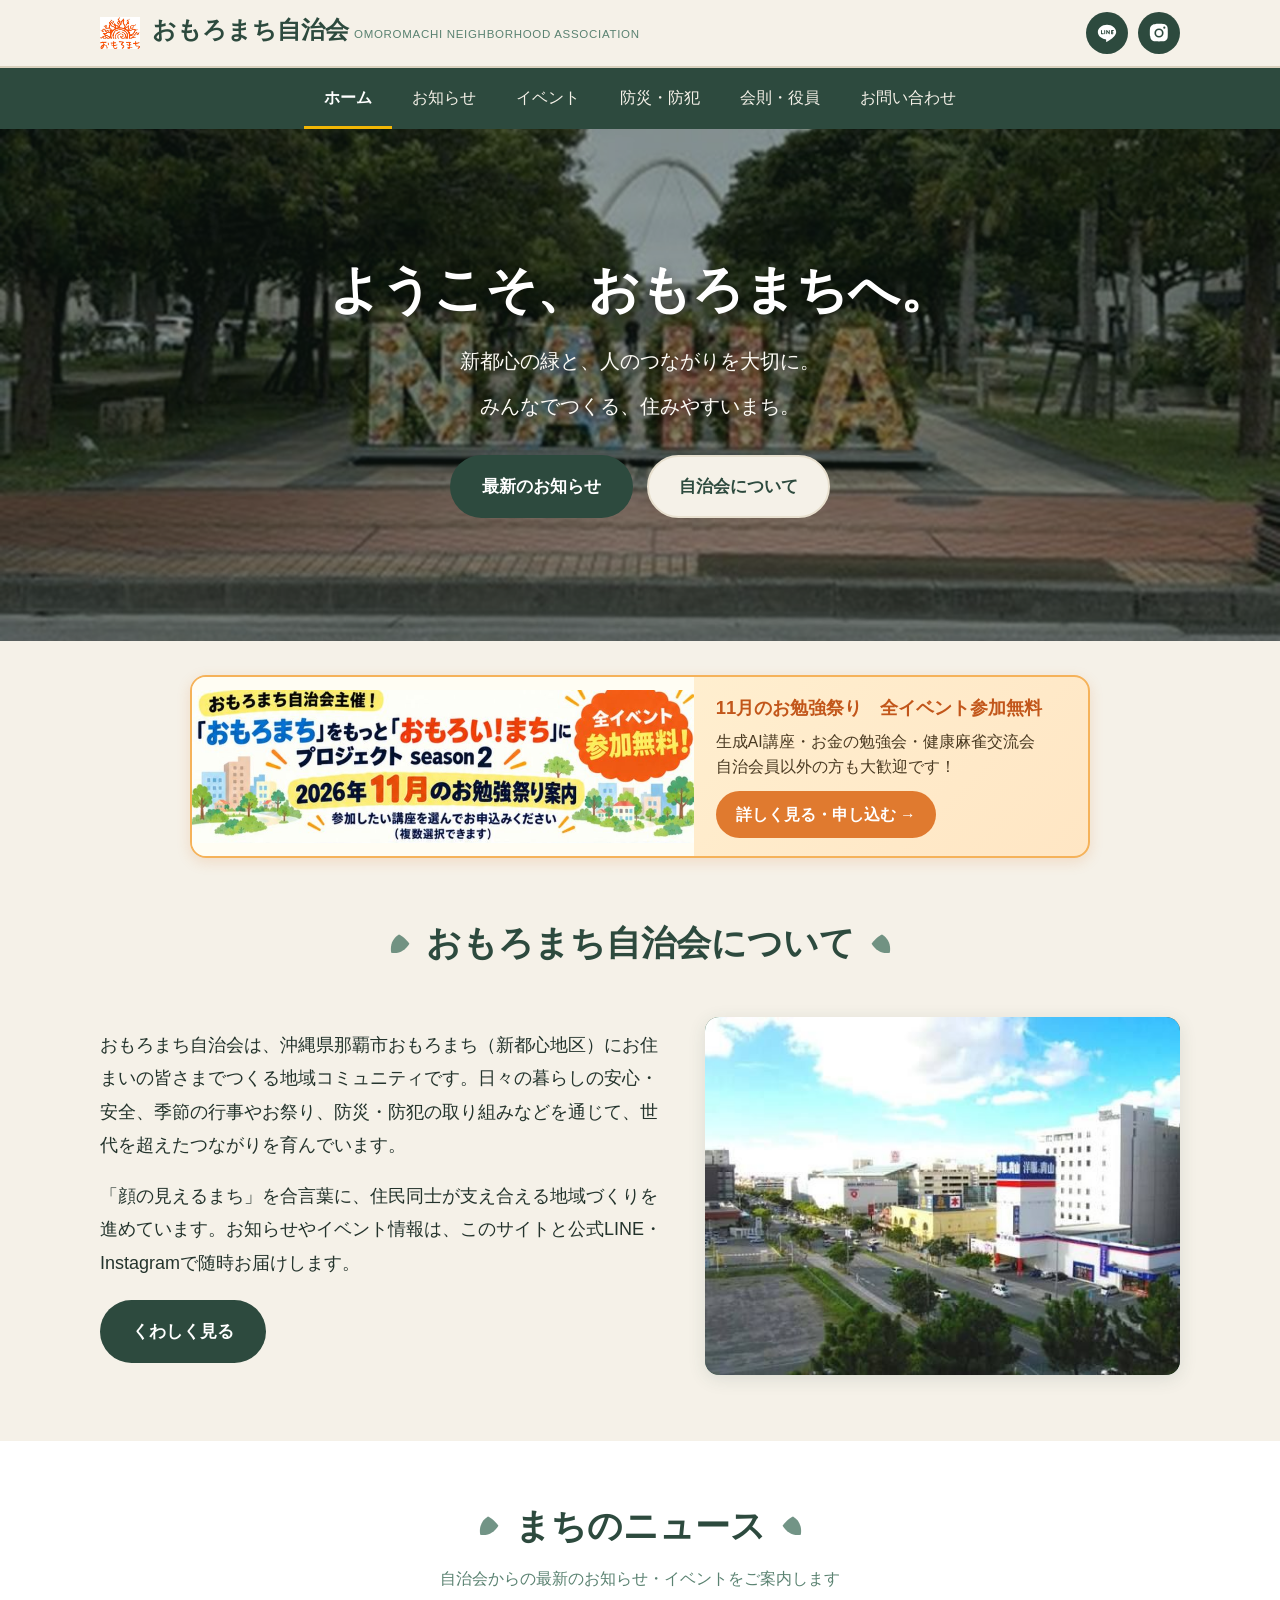
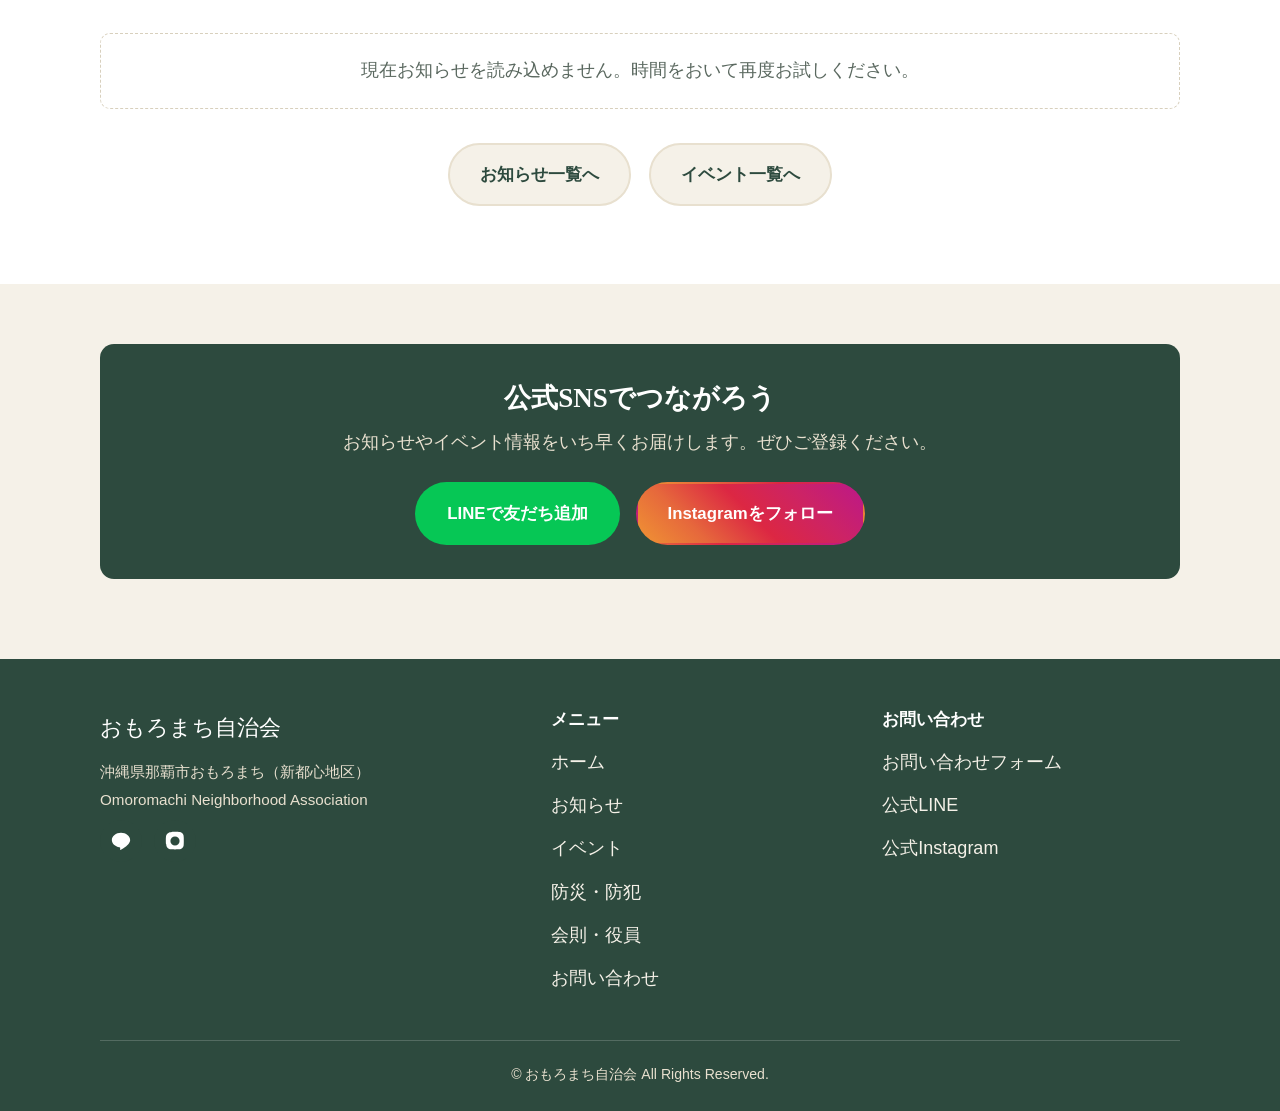
<file: index.html>
<!DOCTYPE html>
<html lang="ja">
<head>
<meta charset="UTF-8">
<meta name="viewport" content="width=device-width, initial-scale=1.0">
<title>おもろまち自治会｜沖縄県那覇市新都心</title>
  <link rel="icon" type="image/jpeg" href="images/logo.jpg">
<meta name="description" content="沖縄県那覇市おもろまち（新都心）の自治会公式サイト。まちのお知らせ・イベント・防災情報をお届けします。">
<link rel="canonical" href="https://omoromachi.org/">
<meta property="og:type" content="website">
<meta property="og:site_name" content="おもろまち自治会">
<meta property="og:title" content="おもろまち自治会｜沖縄県那覇市新都心">
<meta property="og:description" content="沖縄県那覇市おもろまち（新都心）の自治会公式サイト。まちのお知らせ・イベント・防災情報をお届けします。">
<meta property="og:url" content="https://omoromachi.org/">
<meta property="og:image" content="https://omoromachi.org/images/logo.jpg">
<link rel="stylesheet" href="css/style.css">
</head>
<body>

<!-- ===== 共通ヘッダー（全ページ共通・コピー&ペースト） ===== -->
<header class="site-header">
  <div class="header-inner">
    <a class="brand" href="index.html">
      <img src="images/logo.jpg" alt="おもろまち自治会 ロゴ" class="logo-img" width="40" height="40">
      <span class="brand-text">
        <span class="brand-title">おもろまち自治会</span>
        <span class="brand-sub">Omoromachi Neighborhood Association</span>
      </span>
    </a>
    <div class="header-sns">
      <!-- 公式LINE（実URL） -->
      <a class="sns-btn" href="https://page.line.me/620akybx?openQrModal=true" target="_blank" rel="noopener" aria-label="公式LINE">
        <svg viewBox="0 0 24 24" aria-hidden="true"><path d="M12 3C6.5 3 2 6.6 2 11c0 3.9 3.5 7.2 8.3 7.9.3.1.7.2.8.5.1.3.1.7 0 .9l-.1.8c0 .3-.2 1 .9.5s5.7-3.4 7.8-5.8C21 14.5 22 12.8 22 11c0-4.4-4.5-8-10-8zM8 13.4H6c-.3 0-.5-.2-.5-.5V9.2c0-.3.2-.5.5-.5s.5.2.5.5v3.2H8c.3 0 .5.2.5.5s-.2.5-.5.5zm2-.5c0 .3-.2.5-.5.5s-.5-.2-.5-.5V9.2c0-.3.2-.5.5-.5s.5.2.5.5v3.7zm5 0c0 .2-.1.4-.3.5h-.2c-.2 0-.3-.1-.4-.2l-1.9-2.5v2.2c0 .3-.2.5-.5.5s-.5-.2-.5-.5V9.2c0-.2.1-.4.3-.5.2-.1.5 0 .6.2l1.9 2.6V9.2c0-.3.2-.5.5-.5s.5.2.5.5v3.7zm3.5-2.3c.3 0 .5.2.5.5s-.2.5-.5.5h-1v.8h1c.3 0 .5.2.5.5s-.2.5-.5.5h-1.5c-.3 0-.5-.2-.5-.5V9.2c0-.3.2-.5.5-.5H19c.3 0 .5.2.5.5s-.2.5-.5.5h-1v.8h1z" fill="#fff"/></svg>
      </a>
      <a class="sns-btn" href="https://www.instagram.com/omoromachijichikai/" target="_blank" rel="noopener" aria-label="公式Instagram">
        <svg viewBox="0 0 24 24" aria-hidden="true"><path d="M12 2c2.7 0 3 0 4.1.1 1 0 1.7.2 2.3.4.6.3 1.1.6 1.6 1.1.5.5.8 1 1.1 1.6.2.6.4 1.3.4 2.3.1 1.1.1 1.4.1 4.1s0 3-.1 4.1c0 1-.2 1.7-.4 2.3-.3.6-.6 1.1-1.1 1.6-.5.5-1 .8-1.6 1.1-.6.2-1.3.4-2.3.4-1.1.1-1.4.1-4.1.1s-3 0-4.1-.1c-1 0-1.7-.2-2.3-.4-.6-.3-1.1-.6-1.6-1.1-.5-.5-.8-1-1.1-1.6-.2-.6-.4-1.3-.4-2.3C2 15 2 14.7 2 12s0-3 .1-4.1c0-1 .2-1.7.4-2.3.3-.6.6-1.1 1.1-1.6.5-.5 1-.8 1.6-1.1.6-.2 1.3-.4 2.3-.4C9 2 9.3 2 12 2zm0 5a5 5 0 100 10 5 5 0 000-10zm0 8.2a3.2 3.2 0 110-6.4 3.2 3.2 0 010 6.4zM17.8 5a1.2 1.2 0 100 2.4 1.2 1.2 0 000-2.4z" fill="#fff"/></svg>
      </a>
    </div>
    <button class="nav-toggle" aria-label="メニューを開く" aria-expanded="false" aria-controls="mainnav">
      <span></span><span></span><span></span>
    </button>
  </div>
</header>

<!-- ===== 共通ナビ ===== -->
<nav class="site-nav" id="mainnav">
  <ul class="nav-list">
    <li><a href="index.html" class="current">ホーム</a></li>
    <li><a href="news.html">お知らせ</a></li>
    <li><a href="event.html">イベント</a></li>
    <li><a href="bousai.html">防災・防犯</a></li>
    <li><a href="about.html">会則・役員</a></li>
    <li><a href="contact.html">お問い合わせ</a></li>
  </ul>
</nav>

<!-- ===== ヒーロー ===== -->
<section class="hero">
  <div class="hero-photos hero-single">
    <div class="ph"><img src="images/hero-naha.jpg" alt="新都心公園のNAHAのモニュメントと白いアーチ"></div>
  </div>
  <div class="hero-overlay">
    <h1 class="mincho">ようこそ、おもろまちへ。</h1>
    <p>新都心の緑と、人のつながりを大切に。</p>
    <p>みんなでつくる、住みやすいまち。</p>
    <div class="hero-btns">
      <a href="news.html" class="btn btn-primary">最新のお知らせ</a>
      <a href="about.html" class="btn btn-cream">自治会について</a>
    </div>
  </div>
</section>

<!-- ===== 自治会概要 ===== -->
<section class="section" style="padding-top:34px;padding-bottom:0">
  <div class="container">
    <a href="season2.html" class="promo-banner">
      <span class="promo-img"><img src="images/season2-eyecatch.jpg" alt="「おもろい！まち」プロジェクト season2 2026年11月のお勉強祭り案内" loading="lazy"></span>
      <span class="promo-text">
        <strong class="promo-title">11月のお勉強祭り　全イベント参加無料</strong>
        <span class="promo-sub">生成AI講座・お金の勉強会・健康麻雀交流会<br>自治会員以外の方も大歓迎です！</span>
        <span class="promo-btn">詳しく見る・申し込む →</span>
      </span>
    </a>
  </div>
</section>

<section class="section">
  <div class="container">
    <div class="section-head">
      <h2>
        <svg class="leaf-deco" width="26" height="26" viewBox="0 0 40 40" aria-hidden="true"><path d="M20 4C10 10 6 20 8 32c12 2 22-4 28-14C30 10 24 6 20 4z" fill="#5a8271"/></svg>
        おもろまち自治会について
        <svg class="leaf-deco" width="26" height="26" viewBox="0 0 40 40" aria-hidden="true" style="transform:scaleX(-1)"><path d="M20 4C10 10 6 20 8 32c12 2 22-4 28-14C30 10 24 6 20 4z" fill="#5a8271"/></svg>
      </h2>
    </div>
    <div class="about-cols">
      <div>
        <p>おもろまち自治会は、沖縄県那覇市おもろまち（新都心地区）にお住まいの皆さまでつくる地域コミュニティです。日々の暮らしの安心・安全、季節の行事やお祭り、防災・防犯の取り組みなどを通じて、世代を超えたつながりを育んでいます。</p>
        <p>「顔の見えるまち」を合言葉に、住民同士が支え合える地域づくりを進めています。お知らせやイベント情報は、このサイトと公式LINE・Instagramで随時お届けします。</p>
        <p style="margin-top:20px"><a href="about.html" class="btn btn-primary">くわしく見る</a></p>
      </div>
      <div class="about-visual">
        <img src="images/gallery-street.jpg" alt="おもろまち新都心の街並み（商業施設が並ぶ通り）" loading="lazy">
      </div>
    </div>
  </div>
</section>

<!-- ===== 最新のお知らせ（抜粋） ===== -->
<section class="section alt">
  <div class="container">
    <div class="section-head">
      <h2>
        <svg class="leaf-deco" width="26" height="26" viewBox="0 0 40 40" aria-hidden="true"><path d="M20 4C10 10 6 20 8 32c12 2 22-4 28-14C30 10 24 6 20 4z" fill="#5a8271"/></svg>
        まちのニュース
        <svg class="leaf-deco" width="26" height="26" viewBox="0 0 40 40" aria-hidden="true" style="transform:scaleX(-1)"><path d="M20 4C10 10 6 20 8 32c12 2 22-4 28-14C30 10 24 6 20 4z" fill="#5a8271"/></svg>
      </h2>
      <p>自治会からの最新のお知らせ・イベントをご案内します</p>
    </div>
    <div class="card-grid" id="top-oshirase-list">読み込み中...</div>
    <p style="text-align:center;margin-top:34px"><a href="news.html" class="btn btn-cream">お知らせ一覧へ</a>　<a href="event.html" class="btn btn-cream">イベント一覧へ</a></p>
  </div>
</section>

<!-- ===== SNS誘導バナー ===== -->
<section class="section">
  <div class="container">
    <div class="sns-banner">
      <h2>公式SNSでつながろう</h2>
      <p>お知らせやイベント情報をいち早くお届けします。ぜひご登録ください。</p>
      <div class="sns-banner-btns">
        <!-- 公式LINE（実URL） -->
        <a class="btn sns-line" href="https://page.line.me/620akybx?openQrModal=true" target="_blank" rel="noopener">LINEで友だち追加</a>
        <a class="btn sns-insta" href="https://www.instagram.com/omoromachijichikai/" target="_blank" rel="noopener">Instagramをフォロー</a>
      </div>
    </div>
  </div>
</section>

<!-- ===== 共通フッター（全ページ共通・コピー&ペースト） ===== -->
<footer class="site-footer">
  <div class="container">
    <div class="footer-grid">
      <div class="footer-brand">
        <span class="brand-title">おもろまち自治会</span>
        <p>沖縄県那覇市おもろまち（新都心地区）<br>Omoromachi Neighborhood Association</p>
        <div class="footer-sns">
          <a class="sns-btn" href="https://page.line.me/620akybx?openQrModal=true" target="_blank" rel="noopener" aria-label="公式LINE">
            <svg viewBox="0 0 24 24" aria-hidden="true"><path d="M12 3C6.5 3 2 6.6 2 11c0 3.9 3.5 7.2 8.3 7.9.3.1.7.2.8.5.1.3.1.7 0 .9l-.1.8c0 .3-.2 1 .9.5s5.7-3.4 7.8-5.8C21 14.5 22 12.8 22 11c0-4.4-4.5-8-10-8z" fill="#fff"/></svg>
          </a>
          <a class="sns-btn" href="https://www.instagram.com/omoromachijichikai/" target="_blank" rel="noopener" aria-label="公式Instagram">
            <svg viewBox="0 0 24 24" aria-hidden="true"><path d="M12 2c2.7 0 3 0 4.1.1 1 0 1.7.2 2.3.4.6.3 1.1.6 1.6 1.1.5.5.8 1 1.1 1.6.2.6.4 1.3.4 2.3.1 1.1.1 1.4.1 4.1s0 3-.1 4.1c0 1-.2 1.7-.4 2.3-.3.6-.6 1.1-1.1 1.6-.5.5-1 .8-1.6 1.1-.6.2-1.3.4-2.3.4-1.1.1-1.4.1-4.1.1s-3 0-4.1-.1c-1 0-1.7-.2-2.3-.4-.6-.3-1.1-.6-1.6-1.1-.5-.5-.8-1-1.1-1.6-.2-.6-.4-1.3-.4-2.3C2 15 2 14.7 2 12s0-3 .1-4.1c0-1 .2-1.7.4-2.3.3-.6.6-1.1 1.1-1.6.5-.5 1-.8 1.6-1.1.6-.2 1.3-.4 2.3-.4C9 2 9.3 2 12 2zm0 5a5 5 0 100 10 5 5 0 000-10z" fill="#fff"/></svg>
          </a>
        </div>
      </div>
      <div class="footer-col">
        <h3>メニュー</h3>
        <ul>
          <li><a href="index.html">ホーム</a></li>
          <li><a href="news.html">お知らせ</a></li>
          <li><a href="event.html">イベント</a></li>
          <li><a href="bousai.html">防災・防犯</a></li>
          <li><a href="about.html">会則・役員</a></li>
          <li><a href="contact.html">お問い合わせ</a></li>
        </ul>
      </div>
      <div class="footer-col">
        <h3>お問い合わせ</h3>
        <ul>
          <li><a href="contact.html">お問い合わせフォーム</a></li>
          <li><a href="https://page.line.me/620akybx?openQrModal=true" target="_blank" rel="noopener">公式LINE</a></li>
          <li><a href="https://www.instagram.com/omoromachijichikai/" target="_blank" rel="noopener">公式Instagram</a></li>
        </ul>
      </div>
    </div>
    <div class="footer-bottom">
      &copy; おもろまち自治会 All Rights Reserved.
    </div>
  </div>
</footer>

<script src="js/main.js"></script>
</body>
</html>
</file>
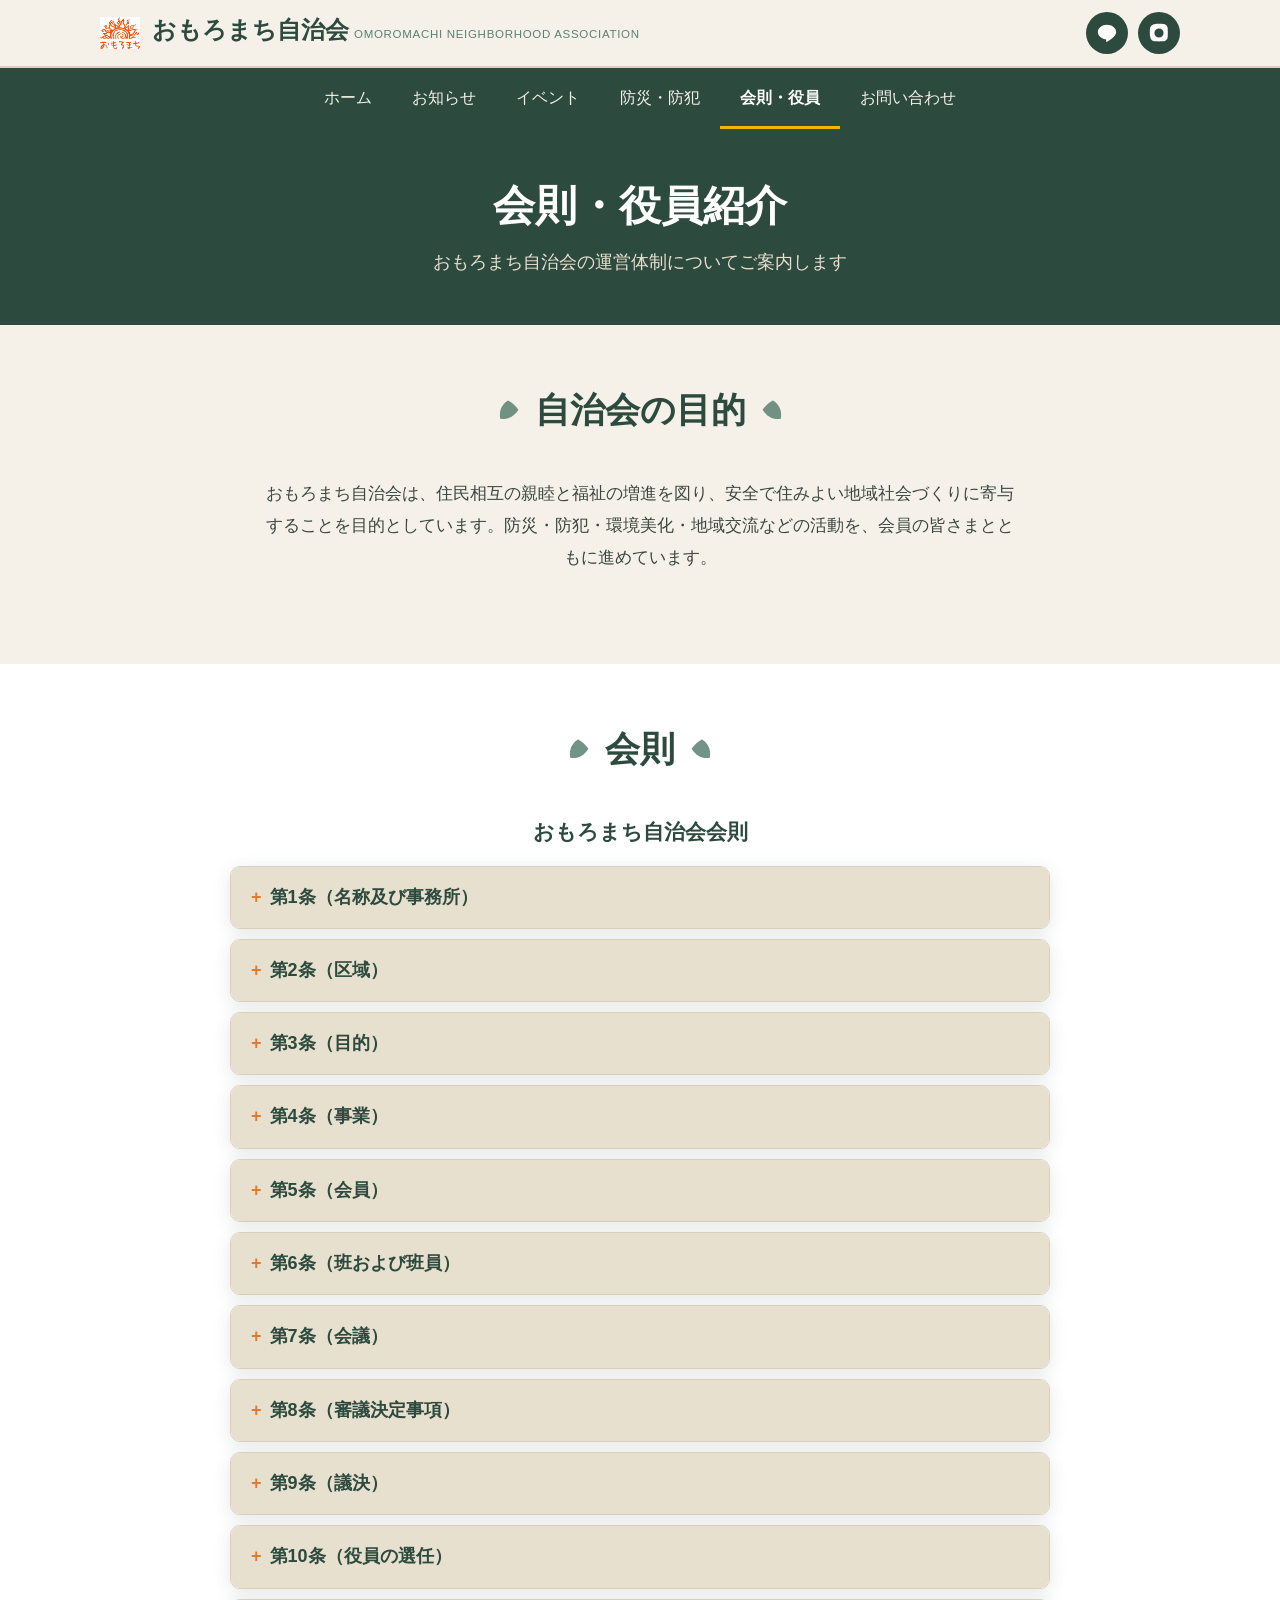
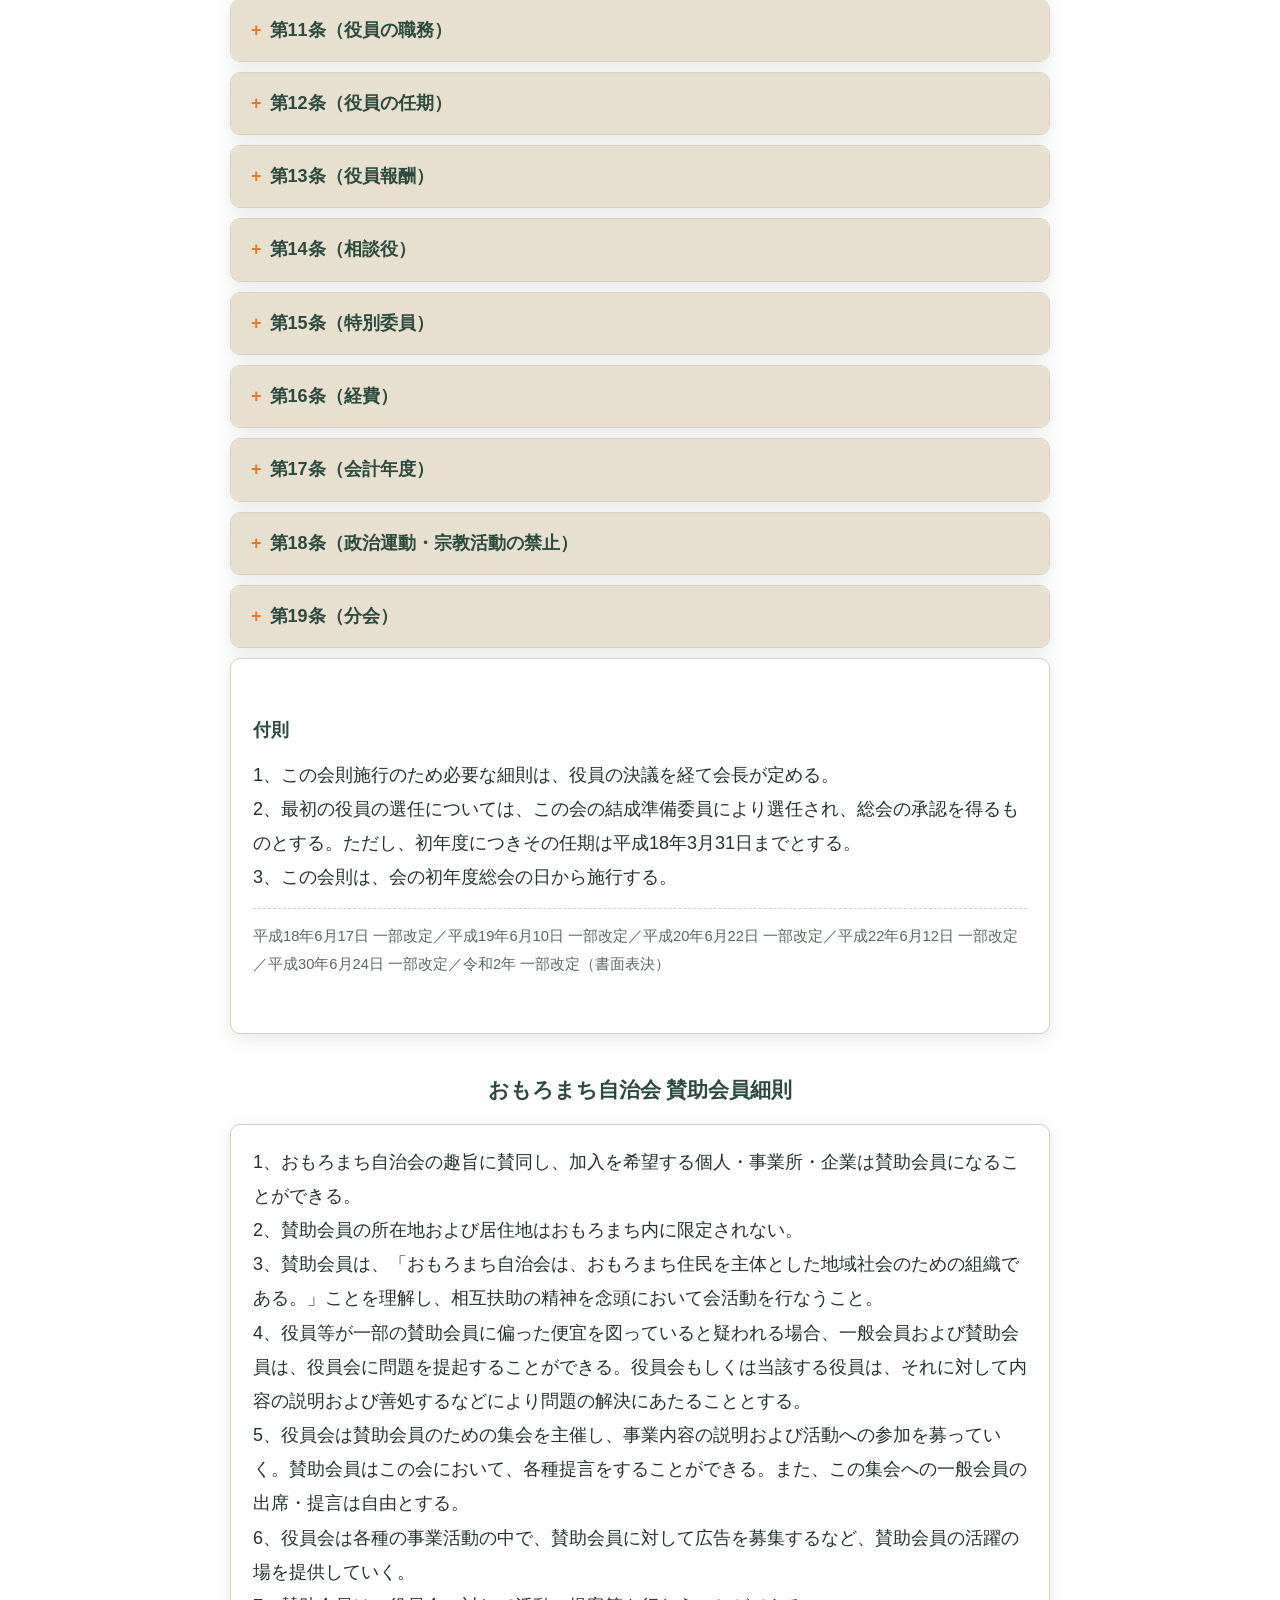
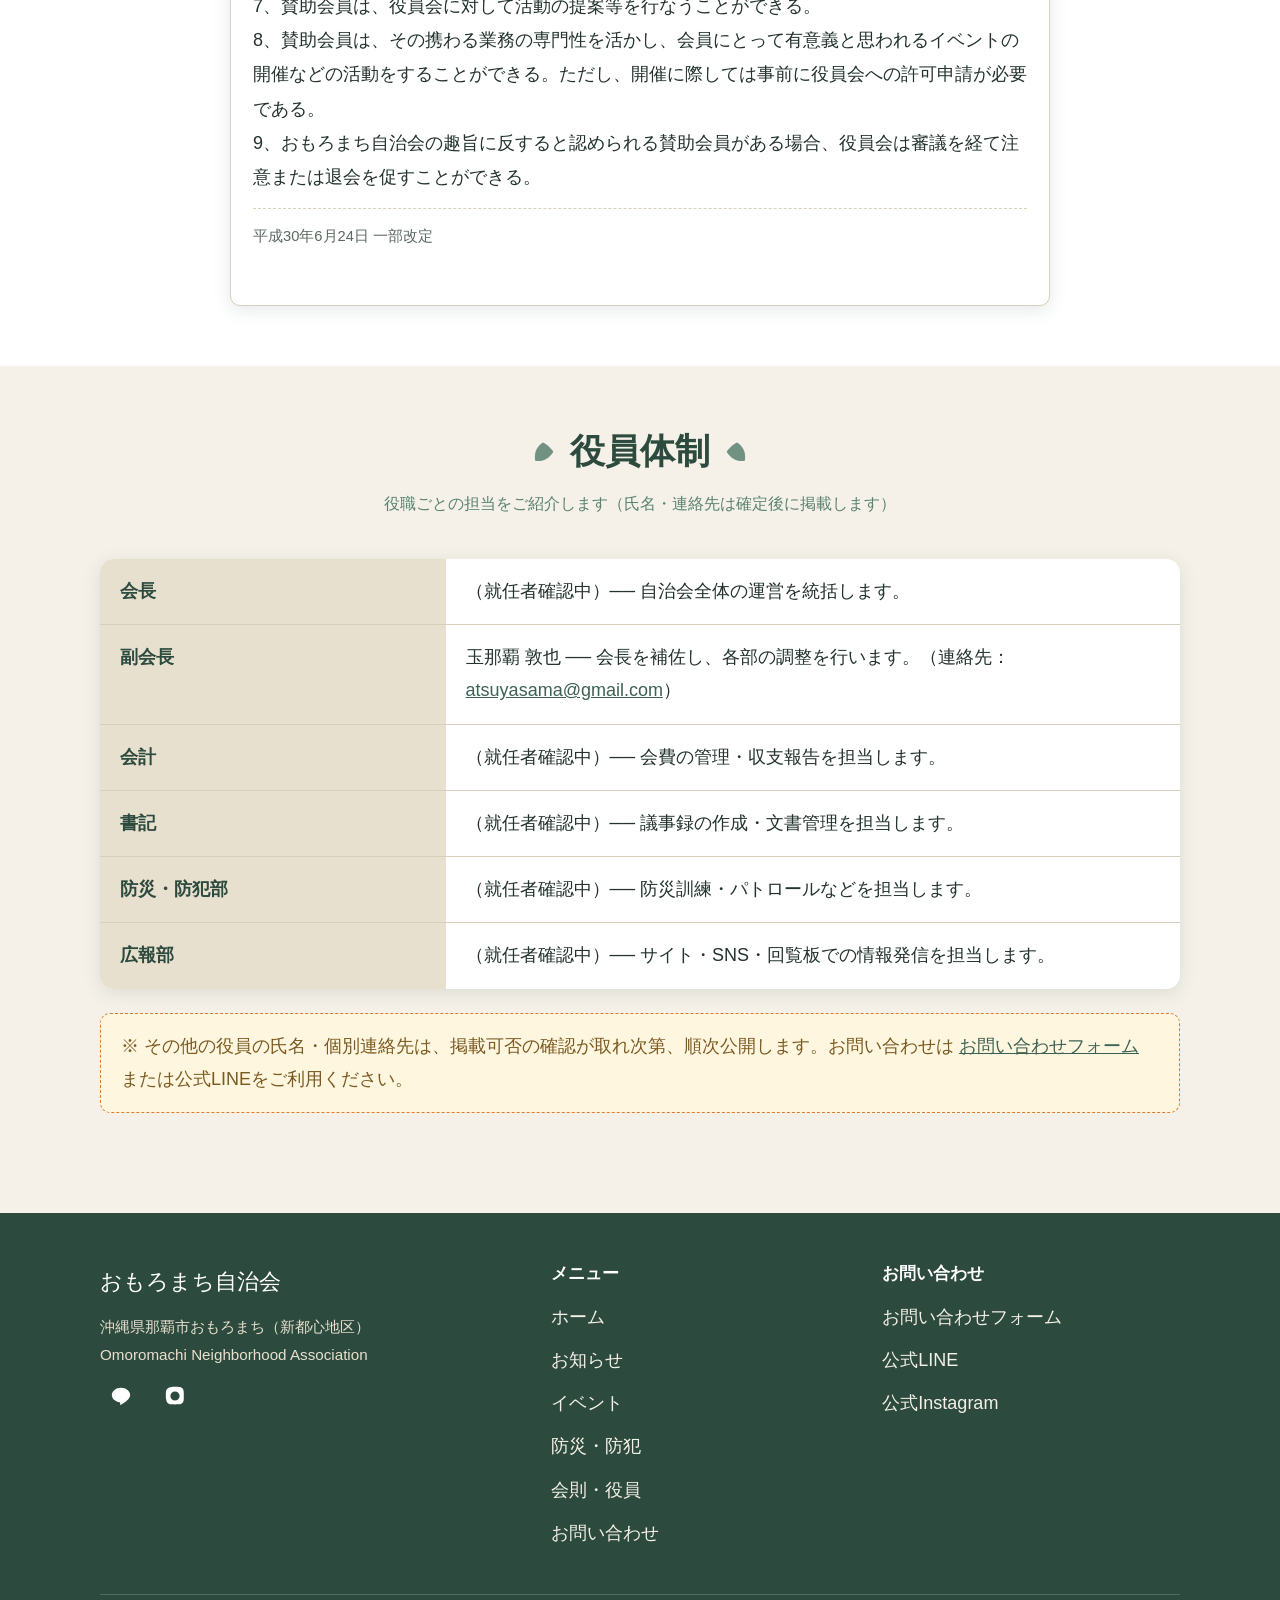
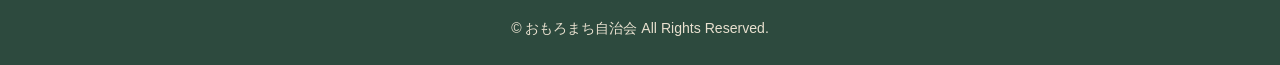
<file: about.html>
<!DOCTYPE html>
<html lang="ja">
<head>
<meta charset="UTF-8">
<meta name="viewport" content="width=device-width, initial-scale=1.0">
<title>会則・役員紹介｜おもろまち自治会</title>
  <link rel="icon" type="image/jpeg" href="images/logo.jpg">
<meta name="description" content="おもろまち自治会の会則と役員体制のご紹介です。">
<link rel="canonical" href="https://omoromachi.org/about.html">
<meta property="og:type" content="website">
<meta property="og:site_name" content="おもろまち自治会">
<meta property="og:title" content="会則・役員紹介｜おもろまち自治会">
<meta property="og:description" content="おもろまち自治会の会則と役員体制のご紹介です。">
<meta property="og:url" content="https://omoromachi.org/about.html">
<meta property="og:image" content="https://omoromachi.org/images/logo.jpg">
<link rel="stylesheet" href="css/style.css">
</head>
<body>

<!-- ===== 共通ヘッダー ===== -->
<header class="site-header">
  <div class="header-inner">
    <a class="brand" href="index.html">
      <img src="images/logo.jpg" alt="おもろまち自治会 ロゴ" class="logo-img" width="40" height="40">
      <span class="brand-text">
        <span class="brand-title">おもろまち自治会</span>
        <span class="brand-sub">Omoromachi Neighborhood Association</span>
      </span>
    </a>
    <div class="header-sns">
      <a class="sns-btn" href="https://page.line.me/620akybx?openQrModal=true" target="_blank" rel="noopener" aria-label="公式LINE">
        <svg viewBox="0 0 24 24" aria-hidden="true"><path d="M12 3C6.5 3 2 6.6 2 11c0 3.9 3.5 7.2 8.3 7.9.3.1.7.2.8.5.1.3.1.7 0 .9l-.1.8c0 .3-.2 1 .9.5s5.7-3.4 7.8-5.8C21 14.5 22 12.8 22 11c0-4.4-4.5-8-10-8z" fill="#fff"/></svg>
      </a>
      <a class="sns-btn" href="https://www.instagram.com/omoromachijichikai/" target="_blank" rel="noopener" aria-label="公式Instagram">
        <svg viewBox="0 0 24 24" aria-hidden="true"><path d="M12 2c2.7 0 3 0 4.1.1 1 0 1.7.2 2.3.4.6.3 1.1.6 1.6 1.1.5.5.8 1 1.1 1.6.2.6.4 1.3.4 2.3.1 1.1.1 1.4.1 4.1s0 3-.1 4.1c0 1-.2 1.7-.4 2.3-.3.6-.6 1.1-1.1 1.6-.5.5-1 .8-1.6 1.1-.6.2-1.3.4-2.3.4-1.1.1-1.4.1-4.1.1s-3 0-4.1-.1c-1 0-1.7-.2-2.3-.4-.6-.3-1.1-.6-1.6-1.1-.5-.5-.8-1-1.1-1.6-.2-.6-.4-1.3-.4-2.3C2 15 2 14.7 2 12s0-3 .1-4.1c0-1 .2-1.7.4-2.3.3-.6.6-1.1 1.1-1.6.5-.5 1-.8 1.6-1.1.6-.2 1.3-.4 2.3-.4C9 2 9.3 2 12 2zm0 5a5 5 0 100 10 5 5 0 000-10z" fill="#fff"/></svg>
      </a>
    </div>
    <button class="nav-toggle" aria-label="メニューを開く" aria-expanded="false" aria-controls="mainnav">
      <span></span><span></span><span></span>
    </button>
  </div>
</header>

<nav class="site-nav" id="mainnav">
  <ul class="nav-list">
    <li><a href="index.html">ホーム</a></li>
    <li><a href="news.html">お知らせ</a></li>
    <li><a href="event.html">イベント</a></li>
    <li><a href="bousai.html">防災・防犯</a></li>
    <li><a href="about.html" class="current">会則・役員</a></li>
    <li><a href="contact.html">お問い合わせ</a></li>
  </ul>
</nav>

<section class="page-hero">
  <h1 class="mincho">会則・役員紹介</h1>
  <p>おもろまち自治会の運営体制についてご案内します</p>
</section>

<!-- 会の目的 -->
<section class="section">
  <div class="container">
    <div class="section-head">
      <h2>
        <svg class="leaf-deco" width="26" height="26" viewBox="0 0 40 40" aria-hidden="true"><path d="M20 4C10 10 6 20 8 32c12 2 22-4 28-14C30 10 24 6 20 4z" fill="#5a8271"/></svg>
        自治会の目的
        <svg class="leaf-deco" width="26" height="26" viewBox="0 0 40 40" aria-hidden="true" style="transform:scaleX(-1)"><path d="M20 4C10 10 6 20 8 32c12 2 22-4 28-14C30 10 24 6 20 4z" fill="#5a8271"/></svg>
      </h2>
    </div>
    <p class="lead">おもろまち自治会は、住民相互の親睦と福祉の増進を図り、安全で住みよい地域社会づくりに寄与することを目的としています。防災・防犯・環境美化・地域交流などの活動を、会員の皆さまとともに進めています。</p>
  </div>
</section>

<!-- 会則 -->
<section class="section alt">
  <div class="container">
    <div class="section-head">
      <h2>
        <svg class="leaf-deco" width="26" height="26" viewBox="0 0 40 40" aria-hidden="true"><path d="M20 4C10 10 6 20 8 32c12 2 22-4 28-14C30 10 24 6 20 4z" fill="#5a8271"/></svg>
        会則
        <svg class="leaf-deco" width="26" height="26" viewBox="0 0 40 40" aria-hidden="true" style="transform:scaleX(-1)"><path d="M20 4C10 10 6 20 8 32c12 2 22-4 28-14C30 10 24 6 20 4z" fill="#5a8271"/></svg>
      </h2>
    </div>
    <div class="bylaws-block">
      <h3 class="bylaws-title">おもろまち自治会会則</h3>

      <details class="bylaws-article">
        <summary>第1条（名称及び事務所）</summary>
        <div class="bylaws-article-body">この会は「おもろまち自治会」と称し、事務所をおもろまち地区内に置く。</div>
      </details>

      <details class="bylaws-article">
        <summary>第2条（区域）</summary>
        <div class="bylaws-article-body">この会の活動区域は、沖縄県那覇市おもろまち区域を基本とする。</div>
      </details>

      <details class="bylaws-article">
        <summary>第3条（目的）</summary>
        <div class="bylaws-article-body">この会は、会員相互の親睦と福祉を増進し、地域社会の向上発展を図ることを目的とする。</div>
      </details>

      <details class="bylaws-article">
        <summary>第4条（事業）</summary>
        <div class="bylaws-article-body">この会は、前条の目的を達成するため、次の事業を行う。
(1) 会員相互の扶助、並びに親睦の増進に関すること。
(2) 福利厚生の増進に関すること。
(3) 環境衛生の改善向上に関すること。
(4) 地域の交通安全に関すること。
(5) 防犯防災対策に関すること。
(6) 青少年の健全育成に関すること。
(7) その他、会の目的達成に関すること。</div>
      </details>

      <details class="bylaws-article">
        <summary>第5条（会員）</summary>
        <div class="bylaws-article-body">1、この会は、おもろまち（おもろまち区域に接しているマンション名「アーバンパレット新都心（安里91番地）」を含める）に在住し、この会の目的に賛同する者を会員として組織する。
2、この会の目的に賛同し、その発展を助成しようとする個人・事業所・団体は賛助会員となることができる。
3、賛助会員に関する細則は別に定める。
4、会員（賛助会員を含む）は、会長もしくは副会長に届け出ることによって、この会に加入及び脱退することができる。
5、会費を長期にわたり滞納した場合は、役員会により会員（賛助会員を含む）を退会させることができる。退会させられた会員の再入会については、役員会により決定する。</div>
      </details>

      <details class="bylaws-article">
        <summary>第6条（班および班員）</summary>
        <div class="bylaws-article-body">この会に班を置くことができる
1、各班の区分けは役員会および会員相互の話し合いにより決定する。
2、各班には、班長1名および副班長若干名を置くことができる。
3、班長および副班長は、各班の推薦等により各班により決定するものとする。</div>
      </details>

      <details class="bylaws-article">
        <summary>第7条（会議）</summary>
        <div class="bylaws-article-body">この会の会議は、総会および役員会とする。
1、総会は、毎年6月までに開催する。ただし、会長が必要と認めるときは、臨時に開催することができる。
2、役員会は、会長が必要と認めるときに開催する。
3、役員会は、第10条各号の役員をもって構成する。</div>
      </details>

      <details class="bylaws-article">
        <summary>第8条（審議決定事項）</summary>
        <div class="bylaws-article-body">会議の審議決定事項は次のとおりとする。
1、総会は次の事項を審議決定する。
(1) 会長、副会長および他の各役員の選任決定。
(2) 事業計画および収支予算の承認。
(3) 事業報告および収支決算の承認。
(4) 会則に関する審議および承認。
(5) その他必要な事項。（役員のリコール等を含む。）
2、役員会は次の事項を審議または決定する。
(1) 事業計画および予算決算に関すること。
(2) 会則に関すること。（審議後、総会にて承認を得る。）
(3) 細則に関すること。（審議後、総会にて承認を得る。）
(4) その他必要な事項。（役員のリコール等を含む。審議後、総会にて承認を得る。）
3、役員会は必要止むを得ないときは、総会に代わり審議決定することができる。ただし、次の総会において承認を得るものとする。</div>
      </details>

      <details class="bylaws-article">
        <summary>第9条（議決）</summary>
        <div class="bylaws-article-body">総会の議事は、出席者（委任状を含む）の過半数で決定する。
尚、総会は会員の1/3以上（委任状を含む）の出席で成立するものとする。
また、疫病の蔓延や自然災害発生等の社会状況下において、総会の開催が困難と判断される年度においては、書面表決により議決を行うこととする。その判断は、会長を主とする役員会に決定を委ねるものとする。</div>
      </details>

      <details class="bylaws-article">
        <summary>第10条（役員の選任）</summary>
        <div class="bylaws-article-body">この会に次の役員を置く。
(1) 会長1名 (2) 副会長 若干名 (3) 事務局（会計・書記） 若干名 (4) 広報1名 (5) 班長 若干名 (6) 監査役2名
1、会長、副会長、監査役は総会において選任する。
2、他の役員は役員会の同意を得て会長が選任する。</div>
      </details>

      <details class="bylaws-article">
        <summary>第11条（役員の職務）</summary>
        <div class="bylaws-article-body">役員の職務は次のとおりとする。
1、会長は、会を代表し会務を統轄する。
2、副会長は、会長を補佐し、会長が事故・病気等により不在の場合はその職務を代行する。
3、会計は、会長の指示を受けて、会計事務を処理する。
4、書記は、会の記録事務を行なう。
5、班長は、事務連絡等を行なう。
6、監査役は、会の会計を監査する。</div>
      </details>

      <details class="bylaws-article">
        <summary>第12条（役員の任期）</summary>
        <div class="bylaws-article-body">1、役員の任期は2年とし、再任をさまたげない。ただし、班長の任期は1年とする。
2、補欠により就任した役員の任期は、前任者の残任期間とする。
3、役員は、その任期満了後も後任者が選任されるまでは、その職務を行うものとする。</div>
      </details>

      <details class="bylaws-article">
        <summary>第13条（役員報酬）</summary>
        <div class="bylaws-article-body">役員および特別委員には、総会にて議決された予算に則って報酬を支給する。</div>
      </details>

      <details class="bylaws-article">
        <summary>第14条（相談役）</summary>
        <div class="bylaws-article-body">1、この会に相談役を置くことが出来る。
2、相談役は、役員会の同意を得て会長が委嘱する。
3、相談役は、会の相談に応じ、会議に出席して意見をのべることが出来る。</div>
      </details>

      <details class="bylaws-article">
        <summary>第15条（特別委員）</summary>
        <div class="bylaws-article-body">1、自治会運営において専門的事項に関し、必要に応じて特別委員を置くことが出来る。
2、特別委員は、役員会による審議後、会長が委嘱する。</div>
      </details>

      <details class="bylaws-article">
        <summary>第16条（経費）</summary>
        <div class="bylaws-article-body">この会の経費は、会費、寄付金およびその他の収入をもってあてる。
1、会費は、1世帯あたり月額「500円」とする。
2、賛助会員の会費も月額「500円」とする。
3、会費は各会員より口座振替にて毎年6月末日を振替日（休日の場合は前日）とし、一年分（¥6000）を徴収する。
4、住民が組織する管理組合のある集合住宅（マンション・アパート等）において、管理組合により集合住宅全戸で一括入会する場合は、会費割引の対象となる。ただし、会費徴収については、一括入会する管理組合が各集合住宅の会員から行い、自治会の口座に一年分を一括（全戸数分）で口座振込とする。（1ヶ月あたりの割引額は、50世帯未満100円/世帯、50以上100世帯未満150円/世帯、100世帯以上200円/世帯とする）また、一括入会割引の対象となる管理組合は、第6条に基づき、その代表者を班長とする。</div>
      </details>

      <details class="bylaws-article">
        <summary>第17条（会計年度）</summary>
        <div class="bylaws-article-body">この会の会計年度は、毎年4月1日より翌年3月31日までとする。ただし、初年度は総会後より翌年3月31日までとする。</div>
      </details>

      <details class="bylaws-article">
        <summary>第18条（政治運動・宗教活動の禁止）</summary>
        <div class="bylaws-article-body">この会の会員は、この会を政治および宗教の運動活動に利用してはならない。</div>
      </details>

      <details class="bylaws-article">
        <summary>第19条（分会）</summary>
        <div class="bylaws-article-body">この会に、子供会・婦人会・老人会等の分会を発足することができる。各分会は、有志により自主運営することを基本とするが、必要に応じてその代表者等が役員会に運営方法・内容を相談することができる。</div>
      </details>

      <div class="bylaws-supplement">
        <h4>付則</h4>1、この会則施行のため必要な細則は、役員の決議を経て会長が定める。
2、最初の役員の選任については、この会の結成準備委員により選任され、総会の承認を得るものとする。ただし、初年度につきその任期は平成18年3月31日までとする。
3、この会則は、会の初年度総会の日から施行する。
        <div class="bylaws-revisions">平成18年6月17日 一部改定／平成19年6月10日 一部改定／平成20年6月22日 一部改定／平成22年6月12日 一部改定／平成30年6月24日 一部改定／令和2年 一部改定（書面表決）</div>
      </div>
    </div>

    <div class="bylaws-block">
      <h3 class="bylaws-title">おもろまち自治会 賛助会員細則</h3>
      <div class="bylaws-supplement">1、おもろまち自治会の趣旨に賛同し、加入を希望する個人・事業所・企業は賛助会員になることができる。
2、賛助会員の所在地および居住地はおもろまち内に限定されない。
3、賛助会員は、「おもろまち自治会は、おもろまち住民を主体とした地域社会のための組織である。」ことを理解し、相互扶助の精神を念頭において会活動を行なうこと。
4、役員等が一部の賛助会員に偏った便宜を図っていると疑われる場合、一般会員および賛助会員は、役員会に問題を提起することができる。役員会もしくは当該する役員は、それに対して内容の説明および善処するなどにより問題の解決にあたることとする。
5、役員会は賛助会員のための集会を主催し、事業内容の説明および活動への参加を募っていく。賛助会員はこの会において、各種提言をすることができる。また、この集会への一般会員の出席・提言は自由とする。
6、役員会は各種の事業活動の中で、賛助会員に対して広告を募集するなど、賛助会員の活躍の場を提供していく。
7、賛助会員は、役員会に対して活動の提案等を行なうことができる。
8、賛助会員は、その携わる業務の専門性を活かし、会員にとって有意義と思われるイベントの開催などの活動をすることができる。ただし、開催に際しては事前に役員会への許可申請が必要である。
9、おもろまち自治会の趣旨に反すると認められる賛助会員がある場合、役員会は審議を経て注意または退会を促すことができる。
        <div class="bylaws-revisions">平成30年6月24日 一部改定</div>
      </div>
    </div>
  </div>
</section>

<!-- 役員体制 -->
<section class="section">
  <div class="container">
    <div class="section-head">
      <h2>
        <svg class="leaf-deco" width="26" height="26" viewBox="0 0 40 40" aria-hidden="true"><path d="M20 4C10 10 6 20 8 32c12 2 22-4 28-14C30 10 24 6 20 4z" fill="#5a8271"/></svg>
        役員体制
        <svg class="leaf-deco" width="26" height="26" viewBox="0 0 40 40" aria-hidden="true" style="transform:scaleX(-1)"><path d="M20 4C10 10 6 20 8 32c12 2 22-4 28-14C30 10 24 6 20 4z" fill="#5a8271"/></svg>
      </h2>
      <p>役職ごとの担当をご紹介します（氏名・連絡先は確定後に掲載します）</p>
    </div>
    <table class="def-table">
      <tbody>
        <tr>
          <th>会長</th>
          <td>（就任者確認中）── 自治会全体の運営を統括します。</td>
        </tr>
        <tr>
          <th>副会長</th>
          <td>玉那覇 敦也 ── 会長を補佐し、各部の調整を行います。（連絡先：<a href="mailto:atsuyasama@gmail.com">atsuyasama@gmail.com</a>）</td>
        </tr>
        <tr>
          <th>会計</th>
          <td>（就任者確認中）── 会費の管理・収支報告を担当します。</td>
        </tr>
        <tr>
          <th>書記</th>
          <td>（就任者確認中）── 議事録の作成・文書管理を担当します。</td>
        </tr>
        <tr>
          <th>防災・防犯部</th>
          <td>（就任者確認中）── 防災訓練・パトロールなどを担当します。</td>
        </tr>
        <tr>
          <th>広報部</th>
          <td>（就任者確認中）── サイト・SNS・回覧板での情報発信を担当します。</td>
        </tr>
      </tbody>
    </table>
    <div class="placeholder-note" style="margin-top:24px">
      ※ その他の役員の氏名・個別連絡先は、掲載可否の確認が取れ次第、順次公開します。お問い合わせは
      <a href="contact.html">お問い合わせフォーム</a> または公式LINEをご利用ください。
    </div>
  </div>
</section>

<!-- ===== 共通フッター ===== -->
<footer class="site-footer">
  <div class="container">
    <div class="footer-grid">
      <div class="footer-brand">
        <span class="brand-title">おもろまち自治会</span>
        <p>沖縄県那覇市おもろまち（新都心地区）<br>Omoromachi Neighborhood Association</p>
        <div class="footer-sns">
          <a class="sns-btn" href="https://page.line.me/620akybx?openQrModal=true" target="_blank" rel="noopener" aria-label="公式LINE">
            <svg viewBox="0 0 24 24" aria-hidden="true"><path d="M12 3C6.5 3 2 6.6 2 11c0 3.9 3.5 7.2 8.3 7.9.3.1.7.2.8.5.1.3.1.7 0 .9l-.1.8c0 .3-.2 1 .9.5s5.7-3.4 7.8-5.8C21 14.5 22 12.8 22 11c0-4.4-4.5-8-10-8z" fill="#fff"/></svg>
          </a>
          <a class="sns-btn" href="https://www.instagram.com/omoromachijichikai/" target="_blank" rel="noopener" aria-label="公式Instagram">
            <svg viewBox="0 0 24 24" aria-hidden="true"><path d="M12 2c2.7 0 3 0 4.1.1 1 0 1.7.2 2.3.4.6.3 1.1.6 1.6 1.1.5.5.8 1 1.1 1.6.2.6.4 1.3.4 2.3.1 1.1.1 1.4.1 4.1s0 3-.1 4.1c0 1-.2 1.7-.4 2.3-.3.6-.6 1.1-1.1 1.6-.5.5-1 .8-1.6 1.1-.6.2-1.3.4-2.3.4-1.1.1-1.4.1-4.1.1s-3 0-4.1-.1c-1 0-1.7-.2-2.3-.4-.6-.3-1.1-.6-1.6-1.1-.5-.5-.8-1-1.1-1.6-.2-.6-.4-1.3-.4-2.3C2 15 2 14.7 2 12s0-3 .1-4.1c0-1 .2-1.7.4-2.3.3-.6.6-1.1 1.1-1.6.5-.5 1-.8 1.6-1.1.6-.2 1.3-.4 2.3-.4C9 2 9.3 2 12 2zm0 5a5 5 0 100 10 5 5 0 000-10z" fill="#fff"/></svg>
          </a>
        </div>
      </div>
      <div class="footer-col">
        <h3>メニュー</h3>
        <ul>
          <li><a href="index.html">ホーム</a></li>
          <li><a href="news.html">お知らせ</a></li>
          <li><a href="event.html">イベント</a></li>
          <li><a href="bousai.html">防災・防犯</a></li>
          <li><a href="about.html">会則・役員</a></li>
          <li><a href="contact.html">お問い合わせ</a></li>
        </ul>
      </div>
      <div class="footer-col">
        <h3>お問い合わせ</h3>
        <ul>
          <li><a href="contact.html">お問い合わせフォーム</a></li>
          <li><a href="https://page.line.me/620akybx?openQrModal=true" target="_blank" rel="noopener">公式LINE</a></li>
          <li><a href="https://www.instagram.com/omoromachijichikai/" target="_blank" rel="noopener">公式Instagram</a></li>
        </ul>
      </div>
    </div>
    <div class="footer-bottom">
      &copy; おもろまち自治会 All Rights Reserved.
    </div>
  </div>
</footer>

<script src="js/main.js"></script>
</body>
</html>
</file>
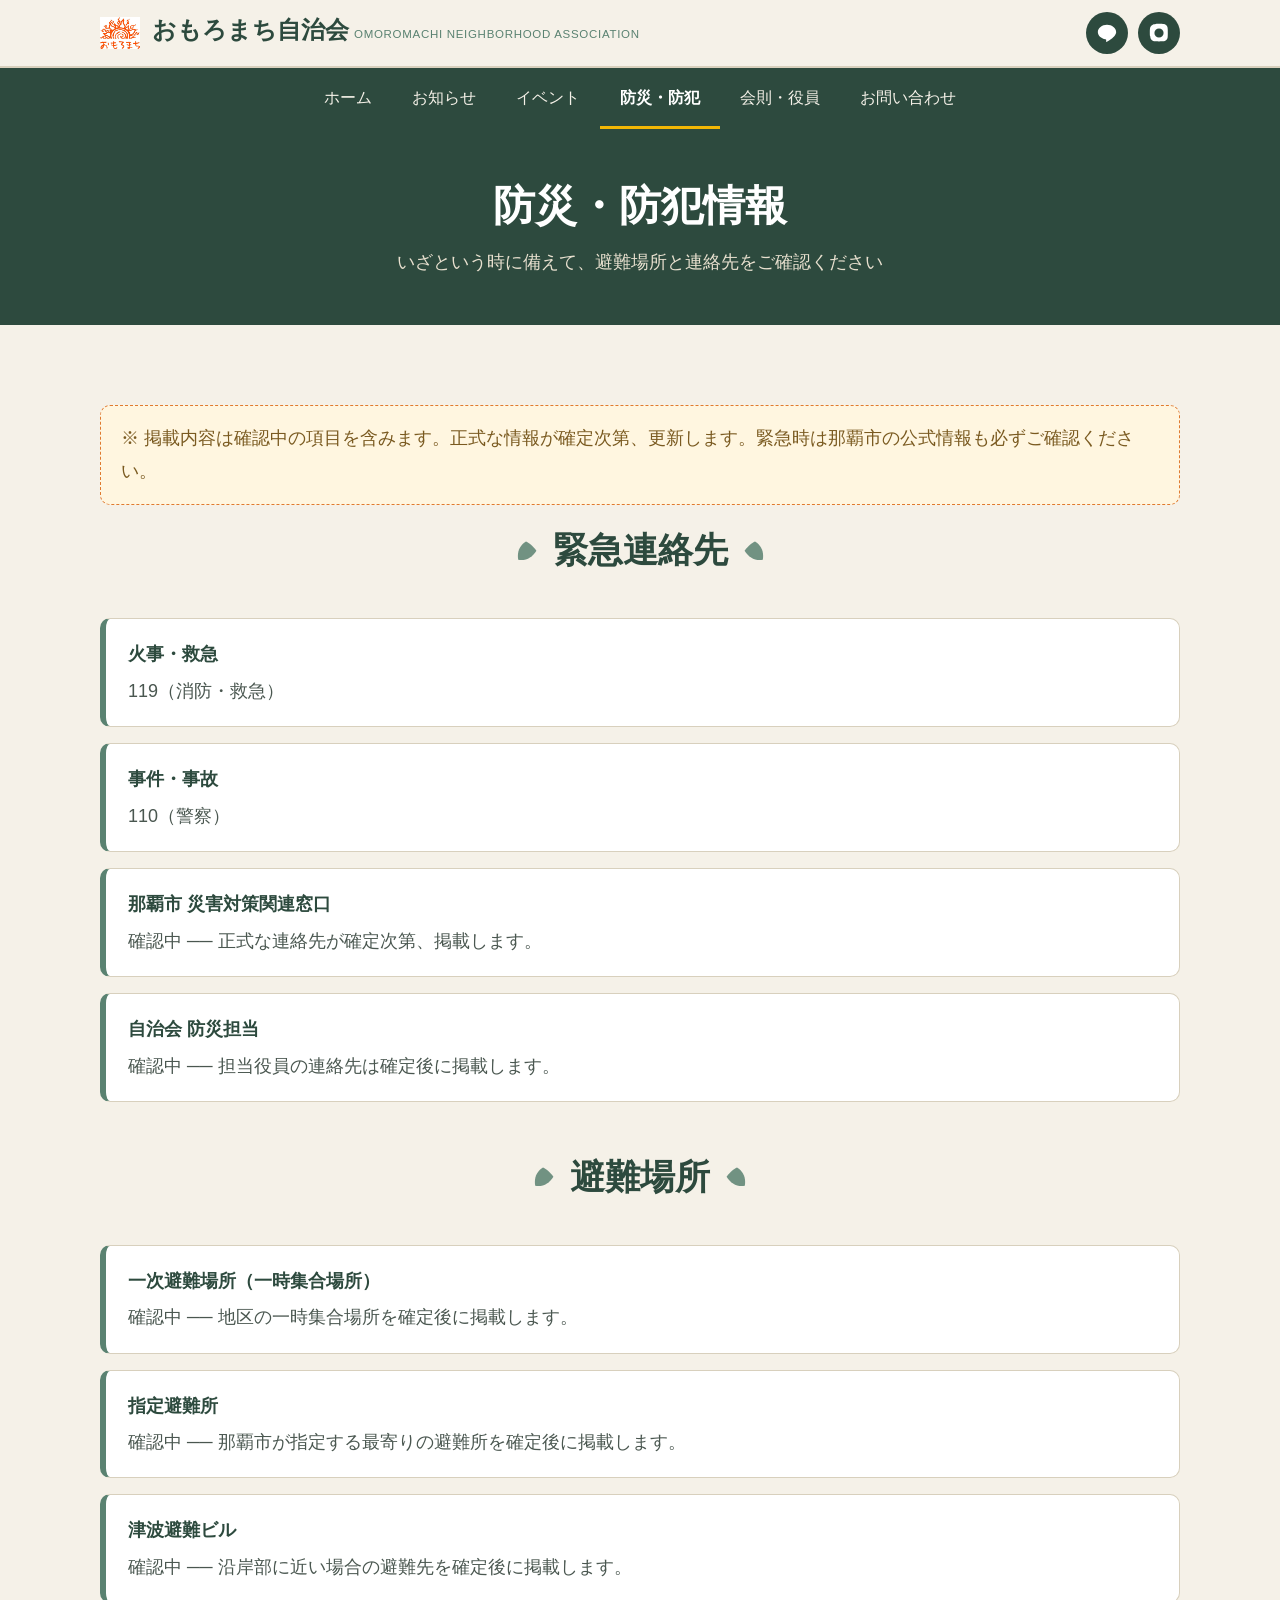
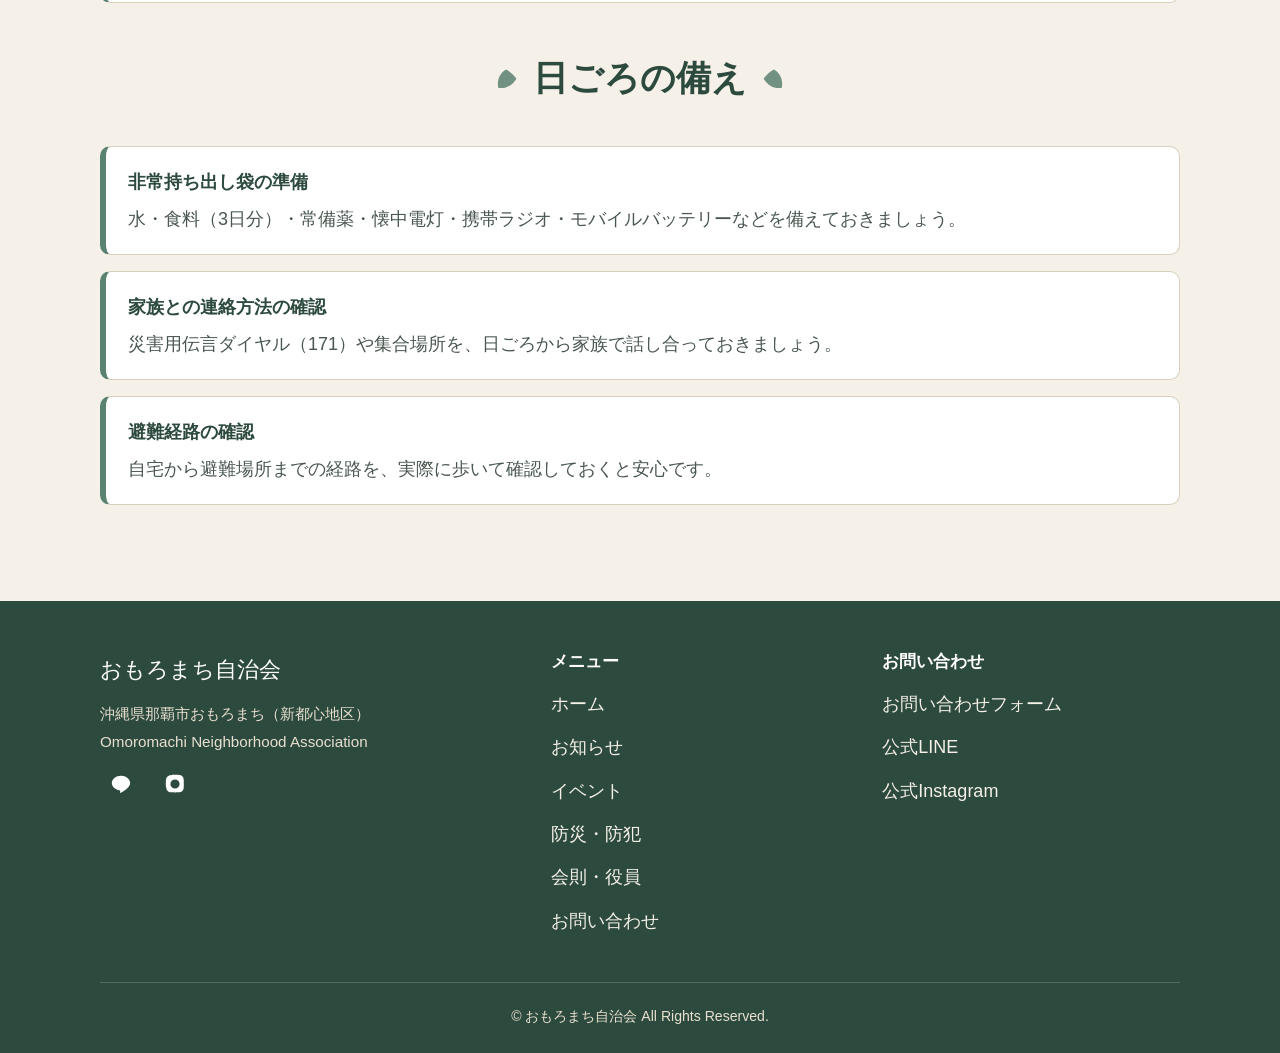
<file: bousai.html>
<!DOCTYPE html>
<html lang="ja">
<head>
<meta charset="UTF-8">
<meta name="viewport" content="width=device-width, initial-scale=1.0">
<title>防災・防犯情報｜おもろまち自治会</title>
  <link rel="icon" type="image/jpeg" href="images/logo.jpg">
<meta name="description" content="おもろまち自治会の防災・防犯情報。避難場所・緊急連絡先などの基本情報をご案内します。">
<link rel="canonical" href="https://omoromachi.org/bousai.html">
<meta property="og:type" content="website">
<meta property="og:site_name" content="おもろまち自治会">
<meta property="og:title" content="防災・防犯情報｜おもろまち自治会">
<meta property="og:description" content="おもろまち自治会の防災・防犯情報。避難場所・緊急連絡先などの基本情報をご案内します。">
<meta property="og:url" content="https://omoromachi.org/bousai.html">
<meta property="og:image" content="https://omoromachi.org/images/logo.jpg">
<link rel="stylesheet" href="css/style.css">
</head>
<body>

<!-- ===== 共通ヘッダー ===== -->
<header class="site-header">
  <div class="header-inner">
    <a class="brand" href="index.html">
      <img src="images/logo.jpg" alt="おもろまち自治会 ロゴ" class="logo-img" width="40" height="40">
      <span class="brand-text">
        <span class="brand-title">おもろまち自治会</span>
        <span class="brand-sub">Omoromachi Neighborhood Association</span>
      </span>
    </a>
    <div class="header-sns">
      <a class="sns-btn" href="https://page.line.me/620akybx?openQrModal=true" target="_blank" rel="noopener" aria-label="公式LINE">
        <svg viewBox="0 0 24 24" aria-hidden="true"><path d="M12 3C6.5 3 2 6.6 2 11c0 3.9 3.5 7.2 8.3 7.9.3.1.7.2.8.5.1.3.1.7 0 .9l-.1.8c0 .3-.2 1 .9.5s5.7-3.4 7.8-5.8C21 14.5 22 12.8 22 11c0-4.4-4.5-8-10-8z" fill="#fff"/></svg>
      </a>
      <a class="sns-btn" href="https://www.instagram.com/omoromachijichikai/" target="_blank" rel="noopener" aria-label="公式Instagram">
        <svg viewBox="0 0 24 24" aria-hidden="true"><path d="M12 2c2.7 0 3 0 4.1.1 1 0 1.7.2 2.3.4.6.3 1.1.6 1.6 1.1.5.5.8 1 1.1 1.6.2.6.4 1.3.4 2.3.1 1.1.1 1.4.1 4.1s0 3-.1 4.1c0 1-.2 1.7-.4 2.3-.3.6-.6 1.1-1.1 1.6-.5.5-1 .8-1.6 1.1-.6.2-1.3.4-2.3.4-1.1.1-1.4.1-4.1.1s-3 0-4.1-.1c-1 0-1.7-.2-2.3-.4-.6-.3-1.1-.6-1.6-1.1-.5-.5-.8-1-1.1-1.6-.2-.6-.4-1.3-.4-2.3C2 15 2 14.7 2 12s0-3 .1-4.1c0-1 .2-1.7.4-2.3.3-.6.6-1.1 1.1-1.6.5-.5 1-.8 1.6-1.1.6-.2 1.3-.4 2.3-.4C9 2 9.3 2 12 2zm0 5a5 5 0 100 10 5 5 0 000-10z" fill="#fff"/></svg>
      </a>
    </div>
    <button class="nav-toggle" aria-label="メニューを開く" aria-expanded="false" aria-controls="mainnav">
      <span></span><span></span><span></span>
    </button>
  </div>
</header>

<nav class="site-nav" id="mainnav">
  <ul class="nav-list">
    <li><a href="index.html">ホーム</a></li>
    <li><a href="news.html">お知らせ</a></li>
    <li><a href="event.html">イベント</a></li>
    <li><a href="bousai.html" class="current">防災・防犯</a></li>
    <li><a href="about.html">会則・役員</a></li>
    <li><a href="contact.html">お問い合わせ</a></li>
  </ul>
</nav>

<section class="page-hero">
  <h1 class="mincho">防災・防犯情報</h1>
  <p>いざという時に備えて、避難場所と連絡先をご確認ください</p>
</section>

<section class="section">
  <div class="container">
    <div class="placeholder-note">
      ※ 掲載内容は確認中の項目を含みます。正式な情報が確定次第、更新します。緊急時は那覇市の公式情報も必ずご確認ください。
    </div>

    <div class="section-head">
      <h2>
        <svg class="leaf-deco" width="26" height="26" viewBox="0 0 40 40" aria-hidden="true"><path d="M20 4C10 10 6 20 8 32c12 2 22-4 28-14C30 10 24 6 20 4z" fill="#5a8271"/></svg>
        緊急連絡先
        <svg class="leaf-deco" width="26" height="26" viewBox="0 0 40 40" aria-hidden="true" style="transform:scaleX(-1)"><path d="M20 4C10 10 6 20 8 32c12 2 22-4 28-14C30 10 24 6 20 4z" fill="#5a8271"/></svg>
      </h2>
    </div>
    <ul class="info-list">
      <li>
        <h3>火事・救急</h3>
        <p>119（消防・救急）</p>
      </li>
      <li>
        <h3>事件・事故</h3>
        <p>110（警察）</p>
      </li>
      <li>
        <h3>那覇市 災害対策関連窓口</h3>
        <p>確認中 ── 正式な連絡先が確定次第、掲載します。</p>
      </li>
      <li>
        <h3>自治会 防災担当</h3>
        <p>確認中 ── 担当役員の連絡先は確定後に掲載します。</p>
      </li>
    </ul>

    <div class="section-head" style="margin-top:50px">
      <h2>
        <svg class="leaf-deco" width="26" height="26" viewBox="0 0 40 40" aria-hidden="true"><path d="M20 4C10 10 6 20 8 32c12 2 22-4 28-14C30 10 24 6 20 4z" fill="#5a8271"/></svg>
        避難場所
        <svg class="leaf-deco" width="26" height="26" viewBox="0 0 40 40" aria-hidden="true" style="transform:scaleX(-1)"><path d="M20 4C10 10 6 20 8 32c12 2 22-4 28-14C30 10 24 6 20 4z" fill="#5a8271"/></svg>
      </h2>
    </div>
    <ul class="info-list">
      <li>
        <h3>一次避難場所（一時集合場所）</h3>
        <p>確認中 ── 地区の一時集合場所を確定後に掲載します。</p>
      </li>
      <li>
        <h3>指定避難所</h3>
        <p>確認中 ── 那覇市が指定する最寄りの避難所を確定後に掲載します。</p>
      </li>
      <li>
        <h3>津波避難ビル</h3>
        <p>確認中 ── 沿岸部に近い場合の避難先を確定後に掲載します。</p>
      </li>
    </ul>

    <div class="section-head" style="margin-top:50px">
      <h2>
        <svg class="leaf-deco" width="26" height="26" viewBox="0 0 40 40" aria-hidden="true"><path d="M20 4C10 10 6 20 8 32c12 2 22-4 28-14C30 10 24 6 20 4z" fill="#5a8271"/></svg>
        日ごろの備え
        <svg class="leaf-deco" width="26" height="26" viewBox="0 0 40 40" aria-hidden="true" style="transform:scaleX(-1)"><path d="M20 4C10 10 6 20 8 32c12 2 22-4 28-14C30 10 24 6 20 4z" fill="#5a8271"/></svg>
      </h2>
    </div>
    <ul class="info-list">
      <li>
        <h3>非常持ち出し袋の準備</h3>
        <p>水・食料（3日分）・常備薬・懐中電灯・携帯ラジオ・モバイルバッテリーなどを備えておきましょう。</p>
      </li>
      <li>
        <h3>家族との連絡方法の確認</h3>
        <p>災害用伝言ダイヤル（171）や集合場所を、日ごろから家族で話し合っておきましょう。</p>
      </li>
      <li>
        <h3>避難経路の確認</h3>
        <p>自宅から避難場所までの経路を、実際に歩いて確認しておくと安心です。</p>
      </li>
    </ul>
  </div>
</section>

<!-- ===== 共通フッター ===== -->
<footer class="site-footer">
  <div class="container">
    <div class="footer-grid">
      <div class="footer-brand">
        <span class="brand-title">おもろまち自治会</span>
        <p>沖縄県那覇市おもろまち（新都心地区）<br>Omoromachi Neighborhood Association</p>
        <div class="footer-sns">
          <a class="sns-btn" href="https://page.line.me/620akybx?openQrModal=true" target="_blank" rel="noopener" aria-label="公式LINE">
            <svg viewBox="0 0 24 24" aria-hidden="true"><path d="M12 3C6.5 3 2 6.6 2 11c0 3.9 3.5 7.2 8.3 7.9.3.1.7.2.8.5.1.3.1.7 0 .9l-.1.8c0 .3-.2 1 .9.5s5.7-3.4 7.8-5.8C21 14.5 22 12.8 22 11c0-4.4-4.5-8-10-8z" fill="#fff"/></svg>
          </a>
          <a class="sns-btn" href="https://www.instagram.com/omoromachijichikai/" target="_blank" rel="noopener" aria-label="公式Instagram">
            <svg viewBox="0 0 24 24" aria-hidden="true"><path d="M12 2c2.7 0 3 0 4.1.1 1 0 1.7.2 2.3.4.6.3 1.1.6 1.6 1.1.5.5.8 1 1.1 1.6.2.6.4 1.3.4 2.3.1 1.1.1 1.4.1 4.1s0 3-.1 4.1c0 1-.2 1.7-.4 2.3-.3.6-.6 1.1-1.1 1.6-.5.5-1 .8-1.6 1.1-.6.2-1.3.4-2.3.4-1.1.1-1.4.1-4.1.1s-3 0-4.1-.1c-1 0-1.7-.2-2.3-.4-.6-.3-1.1-.6-1.6-1.1-.5-.5-.8-1-1.1-1.6-.2-.6-.4-1.3-.4-2.3C2 15 2 14.7 2 12s0-3 .1-4.1c0-1 .2-1.7.4-2.3.3-.6.6-1.1 1.1-1.6.5-.5 1-.8 1.6-1.1.6-.2 1.3-.4 2.3-.4C9 2 9.3 2 12 2zm0 5a5 5 0 100 10 5 5 0 000-10z" fill="#fff"/></svg>
          </a>
        </div>
      </div>
      <div class="footer-col">
        <h3>メニュー</h3>
        <ul>
          <li><a href="index.html">ホーム</a></li>
          <li><a href="news.html">お知らせ</a></li>
          <li><a href="event.html">イベント</a></li>
          <li><a href="bousai.html">防災・防犯</a></li>
          <li><a href="about.html">会則・役員</a></li>
          <li><a href="contact.html">お問い合わせ</a></li>
        </ul>
      </div>
      <div class="footer-col">
        <h3>お問い合わせ</h3>
        <ul>
          <li><a href="contact.html">お問い合わせフォーム</a></li>
          <li><a href="https://page.line.me/620akybx?openQrModal=true" target="_blank" rel="noopener">公式LINE</a></li>
          <li><a href="https://www.instagram.com/omoromachijichikai/" target="_blank" rel="noopener">公式Instagram</a></li>
        </ul>
      </div>
    </div>
    <div class="footer-bottom">
      &copy; おもろまち自治会 All Rights Reserved.
    </div>
  </div>
</footer>

<script src="js/main.js"></script>
</body>
</html>
</file>
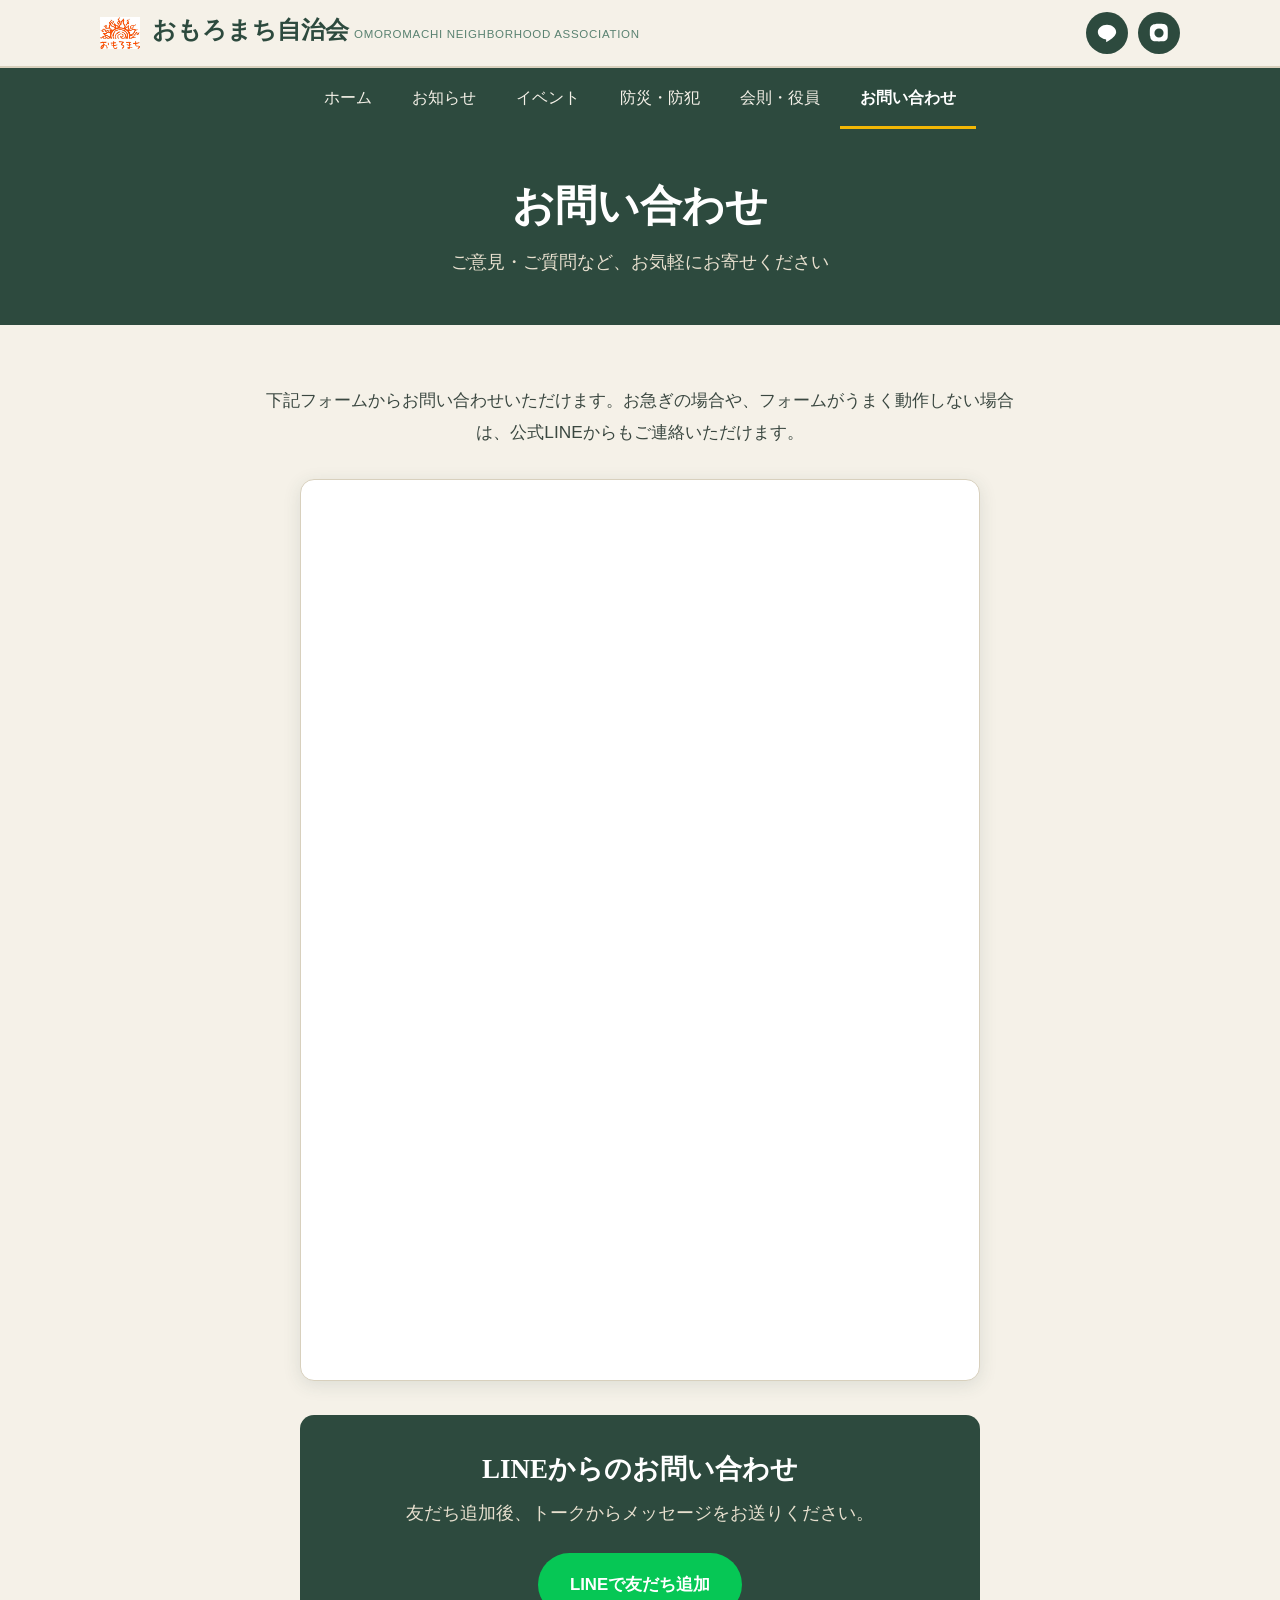
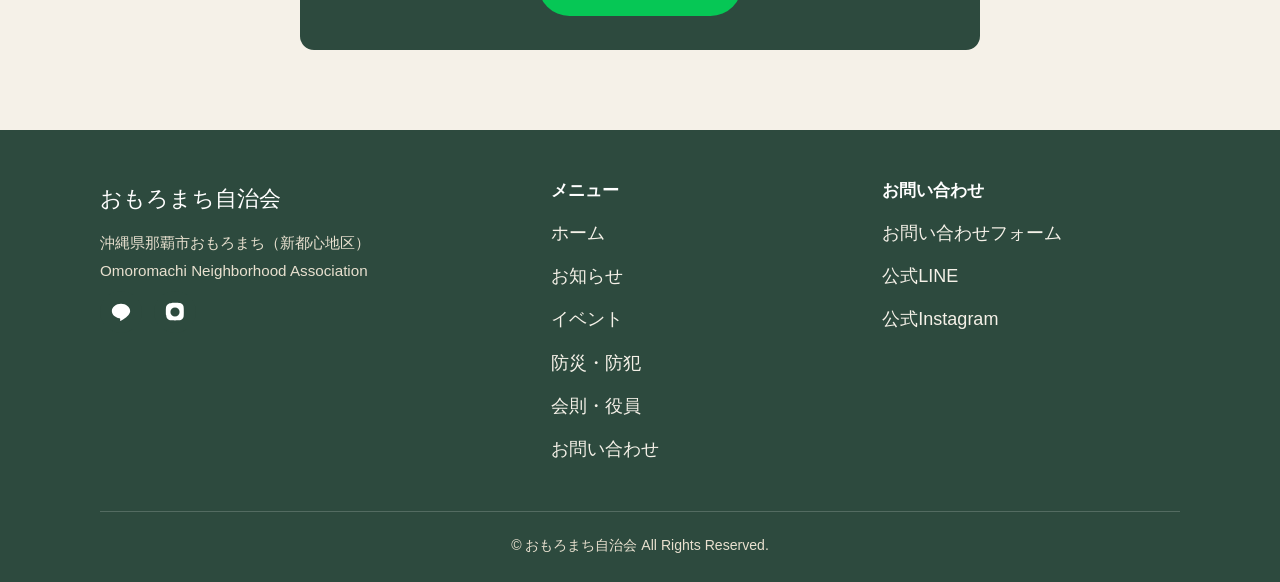
<file: contact.html>
<!DOCTYPE html>
<html lang="ja">
<head>
<meta charset="UTF-8">
<meta name="viewport" content="width=device-width, initial-scale=1.0">
<title>お問い合わせ｜おもろまち自治会</title>
  <link rel="icon" type="image/jpeg" href="images/logo.jpg">
<meta name="description" content="おもろまち自治会へのお問い合わせはこちらから。">
<link rel="canonical" href="https://omoromachi.org/contact.html">
<meta property="og:type" content="website">
<meta property="og:site_name" content="おもろまち自治会">
<meta property="og:title" content="お問い合わせ｜おもろまち自治会">
<meta property="og:description" content="おもろまち自治会へのお問い合わせはこちらから。">
<meta property="og:url" content="https://omoromachi.org/contact.html">
<meta property="og:image" content="https://omoromachi.org/images/logo.jpg">
<link rel="stylesheet" href="css/style.css">
</head>
<body>

<!-- ===== 共通ヘッダー ===== -->
<header class="site-header">
  <div class="header-inner">
    <a class="brand" href="index.html">
      <img src="images/logo.jpg" alt="おもろまち自治会 ロゴ" class="logo-img" width="40" height="40">
      <span class="brand-text">
        <span class="brand-title">おもろまち自治会</span>
        <span class="brand-sub">Omoromachi Neighborhood Association</span>
      </span>
    </a>
    <div class="header-sns">
      <a class="sns-btn" href="https://page.line.me/620akybx?openQrModal=true" target="_blank" rel="noopener" aria-label="公式LINE">
        <svg viewBox="0 0 24 24" aria-hidden="true"><path d="M12 3C6.5 3 2 6.6 2 11c0 3.9 3.5 7.2 8.3 7.9.3.1.7.2.8.5.1.3.1.7 0 .9l-.1.8c0 .3-.2 1 .9.5s5.7-3.4 7.8-5.8C21 14.5 22 12.8 22 11c0-4.4-4.5-8-10-8z" fill="#fff"/></svg>
      </a>
      <a class="sns-btn" href="https://www.instagram.com/omoromachijichikai/" target="_blank" rel="noopener" aria-label="公式Instagram">
        <svg viewBox="0 0 24 24" aria-hidden="true"><path d="M12 2c2.7 0 3 0 4.1.1 1 0 1.7.2 2.3.4.6.3 1.1.6 1.6 1.1.5.5.8 1 1.1 1.6.2.6.4 1.3.4 2.3.1 1.1.1 1.4.1 4.1s0 3-.1 4.1c0 1-.2 1.7-.4 2.3-.3.6-.6 1.1-1.1 1.6-.5.5-1 .8-1.6 1.1-.6.2-1.3.4-2.3.4-1.1.1-1.4.1-4.1.1s-3 0-4.1-.1c-1 0-1.7-.2-2.3-.4-.6-.3-1.1-.6-1.6-1.1-.5-.5-.8-1-1.1-1.6-.2-.6-.4-1.3-.4-2.3C2 15 2 14.7 2 12s0-3 .1-4.1c0-1 .2-1.7.4-2.3.3-.6.6-1.1 1.1-1.6.5-.5 1-.8 1.6-1.1.6-.2 1.3-.4 2.3-.4C9 2 9.3 2 12 2zm0 5a5 5 0 100 10 5 5 0 000-10z" fill="#fff"/></svg>
      </a>
    </div>
    <button class="nav-toggle" aria-label="メニューを開く" aria-expanded="false" aria-controls="mainnav">
      <span></span><span></span><span></span>
    </button>
  </div>
</header>

<nav class="site-nav" id="mainnav">
  <ul class="nav-list">
    <li><a href="index.html">ホーム</a></li>
    <li><a href="news.html">お知らせ</a></li>
    <li><a href="event.html">イベント</a></li>
    <li><a href="bousai.html">防災・防犯</a></li>
    <li><a href="about.html">会則・役員</a></li>
    <li><a href="contact.html" class="current">お問い合わせ</a></li>
  </ul>
</nav>

<section class="page-hero">
  <h1 class="mincho">お問い合わせ</h1>
  <p>ご意見・ご質問など、お気軽にお寄せください</p>
</section>

<section class="section">
  <div class="container">
    <p class="lead">下記フォームからお問い合わせいただけます。お急ぎの場合や、フォームがうまく動作しない場合は、公式LINEからもご連絡いただけます。</p>

    <div class="form-card" style="max-width:680px;margin:0 auto;padding:0;overflow:hidden">
      <iframe src="https://docs.google.com/forms/d/e/1FAIpQLSeW_NnvKayfMpZltiSsF2vwpjryYNPVtMhTRdMcZ5rl6cnwTA/viewform?embedded=true"
        width="100%" height="900" style="border:0;display:block" title="お問い合わせフォーム">読み込んでいます…</iframe>
    </div>

    <div class="sns-banner" style="max-width:680px;margin:34px auto 0">
      <h2>LINEからのお問い合わせ</h2>
      <p>友だち追加後、トークからメッセージをお送りください。</p>
      <div class="sns-banner-btns">
        <a class="btn sns-line" href="https://page.line.me/620akybx?openQrModal=true" target="_blank" rel="noopener">LINEで友だち追加</a>
      </div>
    </div>
  </div>
</section>

<!-- ===== 共通フッター ===== -->
<footer class="site-footer">
  <div class="container">
    <div class="footer-grid">
      <div class="footer-brand">
        <span class="brand-title">おもろまち自治会</span>
        <p>沖縄県那覇市おもろまち（新都心地区）<br>Omoromachi Neighborhood Association</p>
        <div class="footer-sns">
          <a class="sns-btn" href="https://page.line.me/620akybx?openQrModal=true" target="_blank" rel="noopener" aria-label="公式LINE">
            <svg viewBox="0 0 24 24" aria-hidden="true"><path d="M12 3C6.5 3 2 6.6 2 11c0 3.9 3.5 7.2 8.3 7.9.3.1.7.2.8.5.1.3.1.7 0 .9l-.1.8c0 .3-.2 1 .9.5s5.7-3.4 7.8-5.8C21 14.5 22 12.8 22 11c0-4.4-4.5-8-10-8z" fill="#fff"/></svg>
          </a>
          <a class="sns-btn" href="https://www.instagram.com/omoromachijichikai/" target="_blank" rel="noopener" aria-label="公式Instagram">
            <svg viewBox="0 0 24 24" aria-hidden="true"><path d="M12 2c2.7 0 3 0 4.1.1 1 0 1.7.2 2.3.4.6.3 1.1.6 1.6 1.1.5.5.8 1 1.1 1.6.2.6.4 1.3.4 2.3.1 1.1.1 1.4.1 4.1s0 3-.1 4.1c0 1-.2 1.7-.4 2.3-.3.6-.6 1.1-1.1 1.6-.5.5-1 .8-1.6 1.1-.6.2-1.3.4-2.3.4-1.1.1-1.4.1-4.1.1s-3 0-4.1-.1c-1 0-1.7-.2-2.3-.4-.6-.3-1.1-.6-1.6-1.1-.5-.5-.8-1-1.1-1.6-.2-.6-.4-1.3-.4-2.3C2 15 2 14.7 2 12s0-3 .1-4.1c0-1 .2-1.7.4-2.3.3-.6.6-1.1 1.1-1.6.5-.5 1-.8 1.6-1.1.6-.2 1.3-.4 2.3-.4C9 2 9.3 2 12 2zm0 5a5 5 0 100 10 5 5 0 000-10z" fill="#fff"/></svg>
          </a>
        </div>
      </div>
      <div class="footer-col">
        <h3>メニュー</h3>
        <ul>
          <li><a href="index.html">ホーム</a></li>
          <li><a href="news.html">お知らせ</a></li>
          <li><a href="event.html">イベント</a></li>
          <li><a href="bousai.html">防災・防犯</a></li>
          <li><a href="about.html">会則・役員</a></li>
          <li><a href="contact.html">お問い合わせ</a></li>
        </ul>
      </div>
      <div class="footer-col">
        <h3>お問い合わせ</h3>
        <ul>
          <li><a href="contact.html">お問い合わせフォーム</a></li>
          <li><a href="https://page.line.me/620akybx?openQrModal=true" target="_blank" rel="noopener">公式LINE</a></li>
          <li><a href="https://www.instagram.com/omoromachijichikai/" target="_blank" rel="noopener">公式Instagram</a></li>
        </ul>
      </div>
    </div>
    <div class="footer-bottom">
      &copy; おもろまち自治会 All Rights Reserved.
    </div>
  </div>
</footer>

<script src="js/main.js"></script>
</body>
</html>
</file>
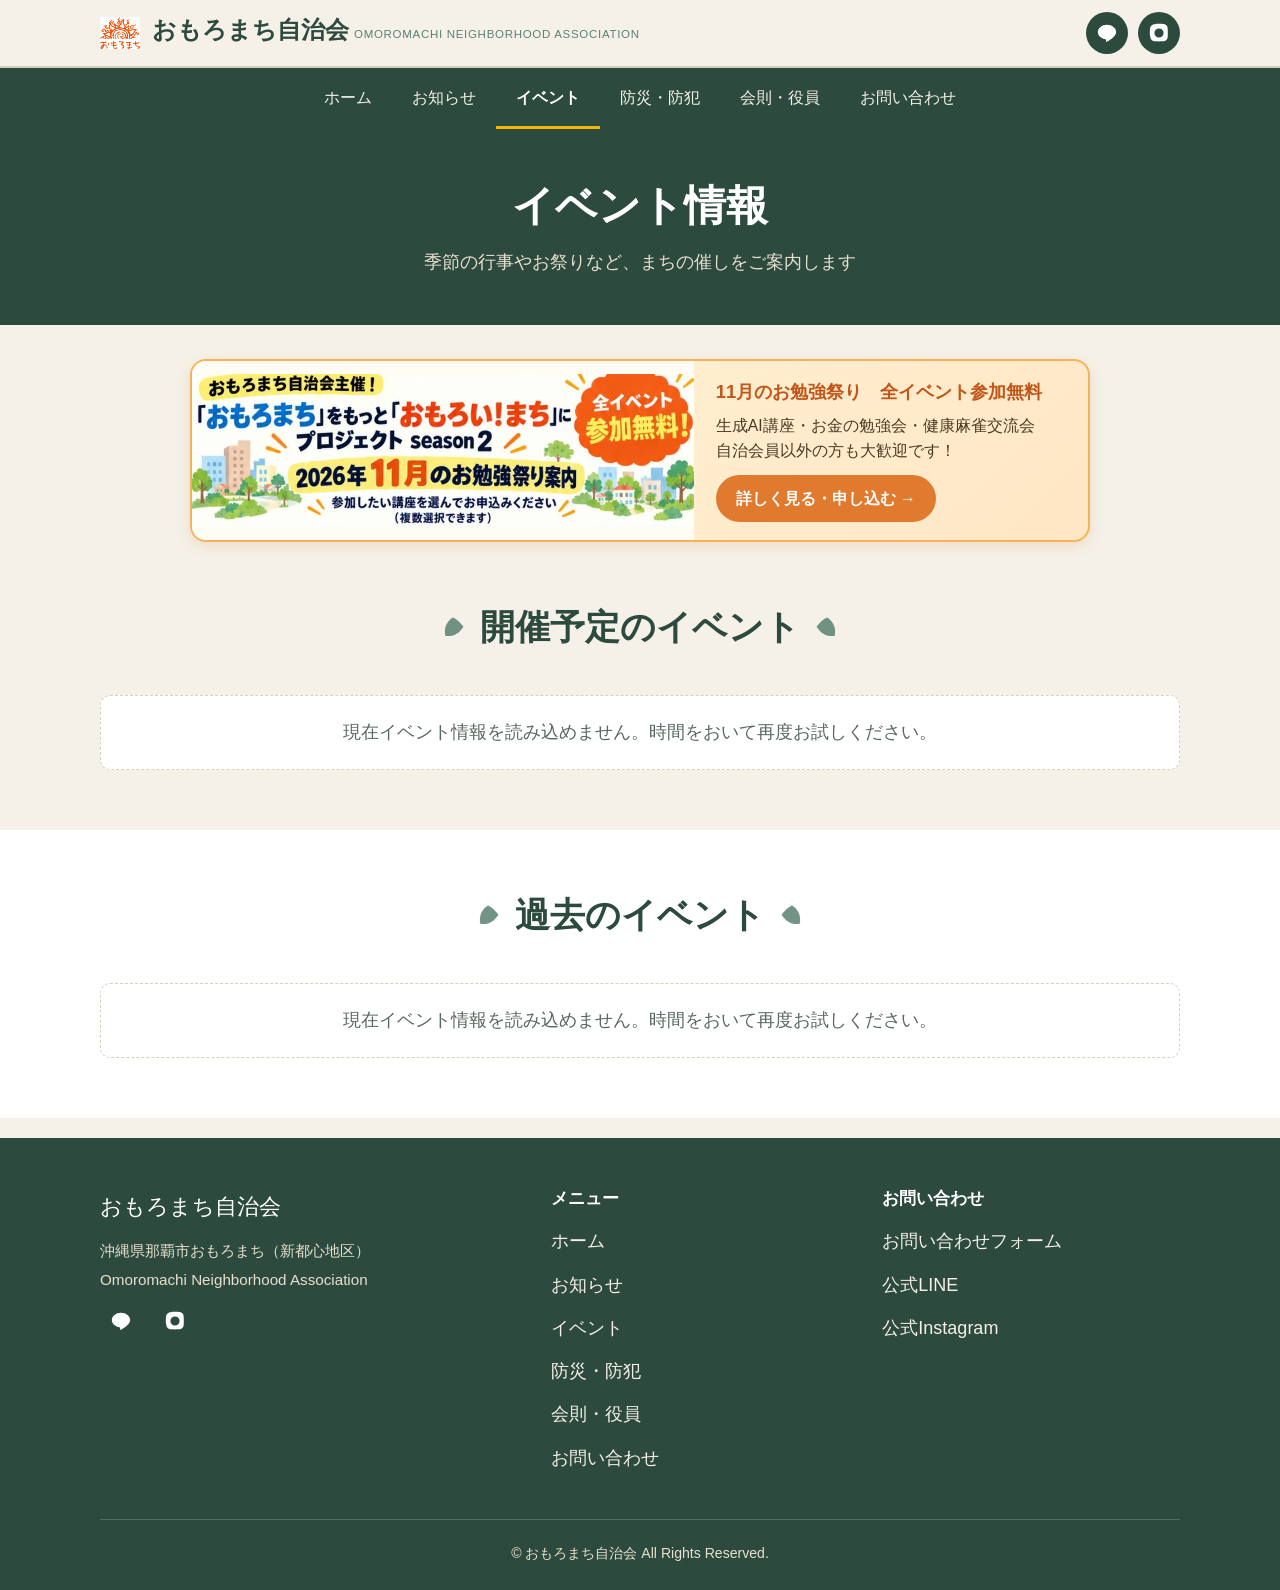
<file: event.html>
<!DOCTYPE html>
<html lang="ja">
<head>
<meta charset="UTF-8">
<meta name="viewport" content="width=device-width, initial-scale=1.0">
<title>イベント情報｜おもろまち自治会</title>
  <link rel="icon" type="image/jpeg" href="images/logo.jpg">
<meta name="description" content="おもろまち自治会の開催予定・過去のイベント情報です。">
<link rel="canonical" href="https://omoromachi.org/event.html">
<meta property="og:type" content="website">
<meta property="og:site_name" content="おもろまち自治会">
<meta property="og:title" content="イベント情報｜おもろまち自治会">
<meta property="og:description" content="おもろまち自治会の開催予定・過去のイベント情報です。">
<meta property="og:url" content="https://omoromachi.org/event.html">
<meta property="og:image" content="https://omoromachi.org/images/logo.jpg">
<link rel="stylesheet" href="css/style.css">
</head>
<body>

<!-- ===== 共通ヘッダー ===== -->
<header class="site-header">
  <div class="header-inner">
    <a class="brand" href="index.html">
      <img src="images/logo.jpg" alt="おもろまち自治会 ロゴ" class="logo-img" width="40" height="40">
      <span class="brand-text">
        <span class="brand-title">おもろまち自治会</span>
        <span class="brand-sub">Omoromachi Neighborhood Association</span>
      </span>
    </a>
    <div class="header-sns">
      <a class="sns-btn" href="https://page.line.me/620akybx?openQrModal=true" target="_blank" rel="noopener" aria-label="公式LINE">
        <svg viewBox="0 0 24 24" aria-hidden="true"><path d="M12 3C6.5 3 2 6.6 2 11c0 3.9 3.5 7.2 8.3 7.9.3.1.7.2.8.5.1.3.1.7 0 .9l-.1.8c0 .3-.2 1 .9.5s5.7-3.4 7.8-5.8C21 14.5 22 12.8 22 11c0-4.4-4.5-8-10-8z" fill="#fff"/></svg>
      </a>
      <a class="sns-btn" href="https://www.instagram.com/omoromachijichikai/" target="_blank" rel="noopener" aria-label="公式Instagram">
        <svg viewBox="0 0 24 24" aria-hidden="true"><path d="M12 2c2.7 0 3 0 4.1.1 1 0 1.7.2 2.3.4.6.3 1.1.6 1.6 1.1.5.5.8 1 1.1 1.6.2.6.4 1.3.4 2.3.1 1.1.1 1.4.1 4.1s0 3-.1 4.1c0 1-.2 1.7-.4 2.3-.3.6-.6 1.1-1.1 1.6-.5.5-1 .8-1.6 1.1-.6.2-1.3.4-2.3.4-1.1.1-1.4.1-4.1.1s-3 0-4.1-.1c-1 0-1.7-.2-2.3-.4-.6-.3-1.1-.6-1.6-1.1-.5-.5-.8-1-1.1-1.6-.2-.6-.4-1.3-.4-2.3C2 15 2 14.7 2 12s0-3 .1-4.1c0-1 .2-1.7.4-2.3.3-.6.6-1.1 1.1-1.6.5-.5 1-.8 1.6-1.1.6-.2 1.3-.4 2.3-.4C9 2 9.3 2 12 2zm0 5a5 5 0 100 10 5 5 0 000-10z" fill="#fff"/></svg>
      </a>
    </div>
    <button class="nav-toggle" aria-label="メニューを開く" aria-expanded="false" aria-controls="mainnav">
      <span></span><span></span><span></span>
    </button>
  </div>
</header>

<nav class="site-nav" id="mainnav">
  <ul class="nav-list">
    <li><a href="index.html">ホーム</a></li>
    <li><a href="news.html">お知らせ</a></li>
    <li><a href="event.html" class="current">イベント</a></li>
    <li><a href="bousai.html">防災・防犯</a></li>
    <li><a href="about.html">会則・役員</a></li>
    <li><a href="contact.html">お問い合わせ</a></li>
  </ul>
</nav>

<section class="page-hero">
  <h1 class="mincho">イベント情報</h1>
  <p>季節の行事やお祭りなど、まちの催しをご案内します</p>
</section>

<!-- 開催予定 -->
<section class="section" style="padding-top:34px;padding-bottom:0">
  <div class="container">
    <a href="season2.html" class="promo-banner">
      <span class="promo-img"><img src="images/season2-eyecatch.jpg" alt="「おもろい！まち」プロジェクト season2 2026年11月のお勉強祭り案内" loading="lazy"></span>
      <span class="promo-text">
        <strong class="promo-title">11月のお勉強祭り　全イベント参加無料</strong>
        <span class="promo-sub">生成AI講座・お金の勉強会・健康麻雀交流会<br>自治会員以外の方も大歓迎です！</span>
        <span class="promo-btn">詳しく見る・申し込む →</span>
      </span>
    </a>
  </div>
</section>

<section class="section">
  <div class="container">
    <div class="section-head">
      <h2>
        <svg class="leaf-deco" width="26" height="26" viewBox="0 0 40 40" aria-hidden="true"><path d="M20 4C10 10 6 20 8 32c12 2 22-4 28-14C30 10 24 6 20 4z" fill="#5a8271"/></svg>
        開催予定のイベント
        <svg class="leaf-deco" width="26" height="26" viewBox="0 0 40 40" aria-hidden="true" style="transform:scaleX(-1)"><path d="M20 4C10 10 6 20 8 32c12 2 22-4 28-14C30 10 24 6 20 4z" fill="#5a8271"/></svg>
      </h2>
    </div>
    <div class="card-grid" id="event-list-upcoming">読み込み中...</div>
  </div>
</section>

<!-- 過去のイベント -->
<section class="section alt">
  <div class="container">
    <div class="section-head">
      <h2>
        <svg class="leaf-deco" width="26" height="26" viewBox="0 0 40 40" aria-hidden="true"><path d="M20 4C10 10 6 20 8 32c12 2 22-4 28-14C30 10 24 6 20 4z" fill="#5a8271"/></svg>
        過去のイベント
        <svg class="leaf-deco" width="26" height="26" viewBox="0 0 40 40" aria-hidden="true" style="transform:scaleX(-1)"><path d="M20 4C10 10 6 20 8 32c12 2 22-4 28-14C30 10 24 6 20 4z" fill="#5a8271"/></svg>
      </h2>
    </div>
    <div class="card-grid" id="event-list-past">読み込み中...</div>
  </div>
</section>

<!-- ===== 共通フッター ===== -->
<footer class="site-footer">
  <div class="container">
    <div class="footer-grid">
      <div class="footer-brand">
        <span class="brand-title">おもろまち自治会</span>
        <p>沖縄県那覇市おもろまち（新都心地区）<br>Omoromachi Neighborhood Association</p>
        <div class="footer-sns">
          <a class="sns-btn" href="https://page.line.me/620akybx?openQrModal=true" target="_blank" rel="noopener" aria-label="公式LINE">
            <svg viewBox="0 0 24 24" aria-hidden="true"><path d="M12 3C6.5 3 2 6.6 2 11c0 3.9 3.5 7.2 8.3 7.9.3.1.7.2.8.5.1.3.1.7 0 .9l-.1.8c0 .3-.2 1 .9.5s5.7-3.4 7.8-5.8C21 14.5 22 12.8 22 11c0-4.4-4.5-8-10-8z" fill="#fff"/></svg>
          </a>
          <a class="sns-btn" href="https://www.instagram.com/omoromachijichikai/" target="_blank" rel="noopener" aria-label="公式Instagram">
            <svg viewBox="0 0 24 24" aria-hidden="true"><path d="M12 2c2.7 0 3 0 4.1.1 1 0 1.7.2 2.3.4.6.3 1.1.6 1.6 1.1.5.5.8 1 1.1 1.6.2.6.4 1.3.4 2.3.1 1.1.1 1.4.1 4.1s0 3-.1 4.1c0 1-.2 1.7-.4 2.3-.3.6-.6 1.1-1.1 1.6-.5.5-1 .8-1.6 1.1-.6.2-1.3.4-2.3.4-1.1.1-1.4.1-4.1.1s-3 0-4.1-.1c-1 0-1.7-.2-2.3-.4-.6-.3-1.1-.6-1.6-1.1-.5-.5-.8-1-1.1-1.6-.2-.6-.4-1.3-.4-2.3C2 15 2 14.7 2 12s0-3 .1-4.1c0-1 .2-1.7.4-2.3.3-.6.6-1.1 1.1-1.6.5-.5 1-.8 1.6-1.1.6-.2 1.3-.4 2.3-.4C9 2 9.3 2 12 2zm0 5a5 5 0 100 10 5 5 0 000-10z" fill="#fff"/></svg>
          </a>
        </div>
      </div>
      <div class="footer-col">
        <h3>メニュー</h3>
        <ul>
          <li><a href="index.html">ホーム</a></li>
          <li><a href="news.html">お知らせ</a></li>
          <li><a href="event.html">イベント</a></li>
          <li><a href="bousai.html">防災・防犯</a></li>
          <li><a href="about.html">会則・役員</a></li>
          <li><a href="contact.html">お問い合わせ</a></li>
        </ul>
      </div>
      <div class="footer-col">
        <h3>お問い合わせ</h3>
        <ul>
          <li><a href="contact.html">お問い合わせフォーム</a></li>
          <li><a href="https://page.line.me/620akybx?openQrModal=true" target="_blank" rel="noopener">公式LINE</a></li>
          <li><a href="https://www.instagram.com/omoromachijichikai/" target="_blank" rel="noopener">公式Instagram</a></li>
        </ul>
      </div>
    </div>
    <div class="footer-bottom">
      &copy; おもろまち自治会 All Rights Reserved.
    </div>
  </div>
</footer>

<script src="js/main.js"></script>
</body>
</html>
</file>
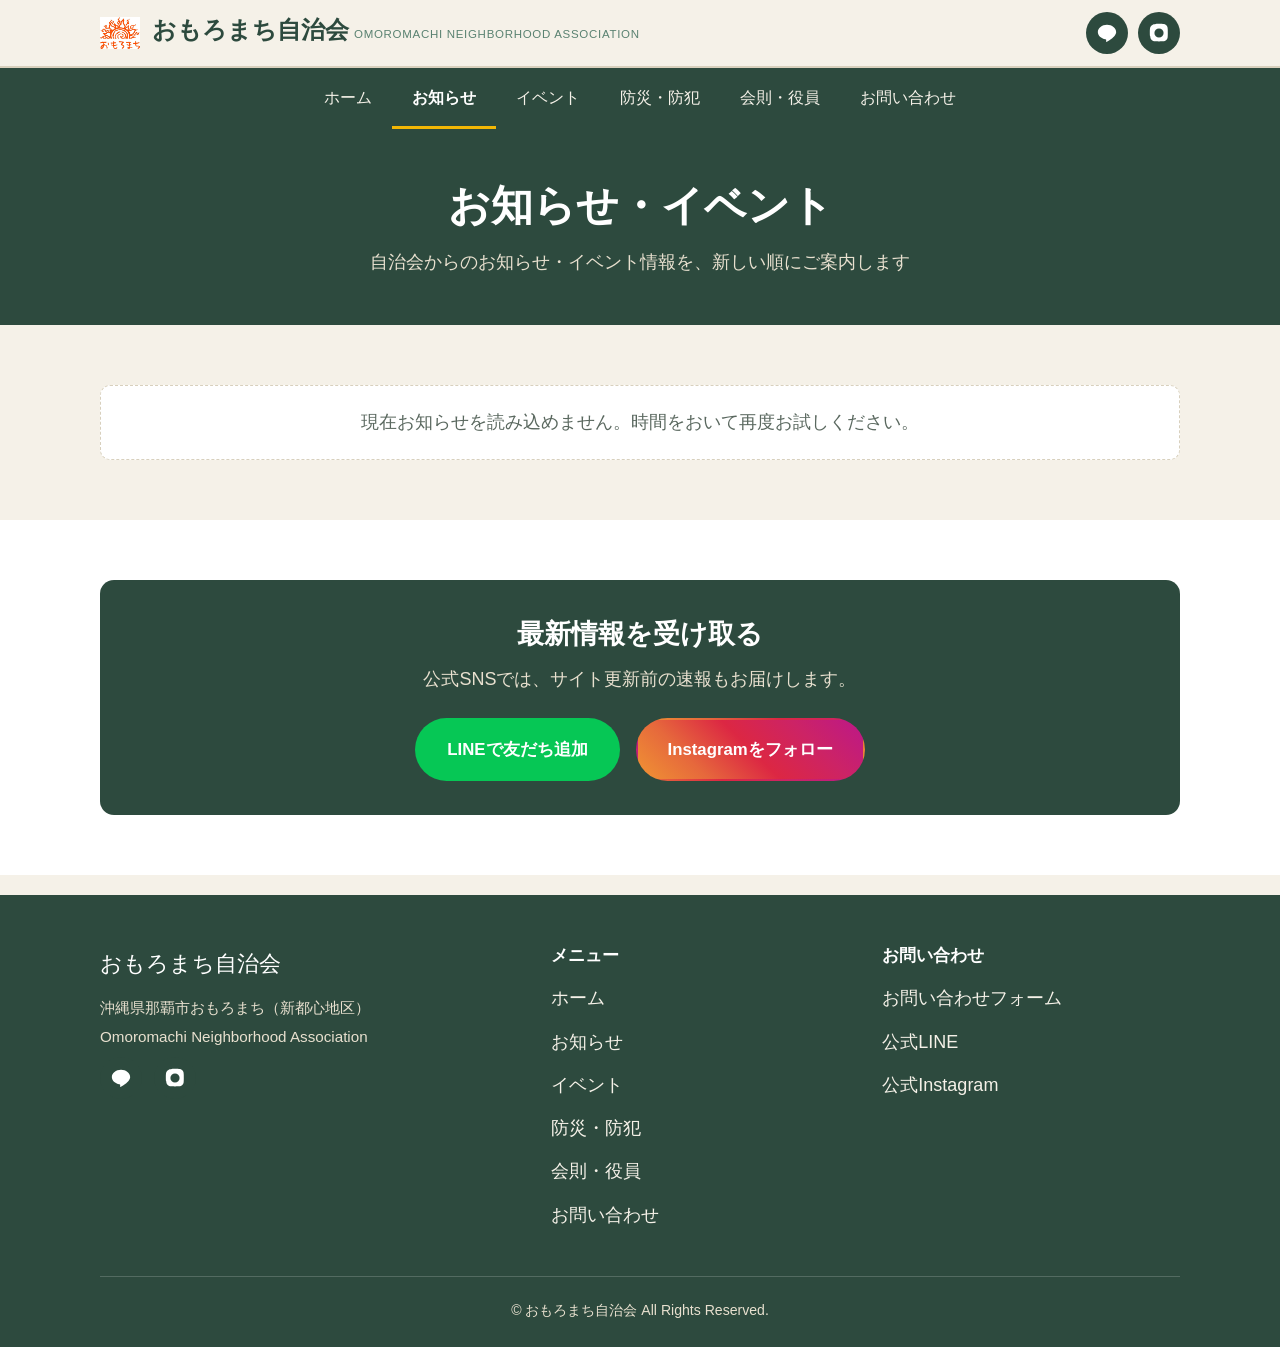
<file: news.html>
<!DOCTYPE html>
<html lang="ja">
<head>
<meta charset="UTF-8">
<meta name="viewport" content="width=device-width, initial-scale=1.0">
<title>お知らせ・イベント｜おもろまち自治会</title>
  <link rel="icon" type="image/jpeg" href="images/logo.jpg">
<meta name="description" content="おもろまち自治会からの最新のお知らせ・イベント情報を新しい順にご案内します。">
<link rel="canonical" href="https://omoromachi.org/news.html">
<meta property="og:type" content="website">
<meta property="og:site_name" content="おもろまち自治会">
<meta property="og:title" content="お知らせ・イベント｜おもろまち自治会">
<meta property="og:description" content="おもろまち自治会からの最新のお知らせ・イベント情報を新しい順にご案内します。">
<meta property="og:url" content="https://omoromachi.org/news.html">
<meta property="og:image" content="https://omoromachi.org/images/logo.jpg">
<link rel="stylesheet" href="css/style.css">
</head>
<body>

<!-- ===== 共通ヘッダー ===== -->
<header class="site-header">
  <div class="header-inner">
    <a class="brand" href="index.html">
      <img src="images/logo.jpg" alt="おもろまち自治会 ロゴ" class="logo-img" width="40" height="40">
      <span class="brand-text">
        <span class="brand-title">おもろまち自治会</span>
        <span class="brand-sub">Omoromachi Neighborhood Association</span>
      </span>
    </a>
    <div class="header-sns">
      <a class="sns-btn" href="https://page.line.me/620akybx?openQrModal=true" target="_blank" rel="noopener" aria-label="公式LINE">
        <svg viewBox="0 0 24 24" aria-hidden="true"><path d="M12 3C6.5 3 2 6.6 2 11c0 3.9 3.5 7.2 8.3 7.9.3.1.7.2.8.5.1.3.1.7 0 .9l-.1.8c0 .3-.2 1 .9.5s5.7-3.4 7.8-5.8C21 14.5 22 12.8 22 11c0-4.4-4.5-8-10-8z" fill="#fff"/></svg>
      </a>
      <a class="sns-btn" href="https://www.instagram.com/omoromachijichikai/" target="_blank" rel="noopener" aria-label="公式Instagram">
        <svg viewBox="0 0 24 24" aria-hidden="true"><path d="M12 2c2.7 0 3 0 4.1.1 1 0 1.7.2 2.3.4.6.3 1.1.6 1.6 1.1.5.5.8 1 1.1 1.6.2.6.4 1.3.4 2.3.1 1.1.1 1.4.1 4.1s0 3-.1 4.1c0 1-.2 1.7-.4 2.3-.3.6-.6 1.1-1.1 1.6-.5.5-1 .8-1.6 1.1-.6.2-1.3.4-2.3.4-1.1.1-1.4.1-4.1.1s-3 0-4.1-.1c-1 0-1.7-.2-2.3-.4-.6-.3-1.1-.6-1.6-1.1-.5-.5-.8-1-1.1-1.6-.2-.6-.4-1.3-.4-2.3C2 15 2 14.7 2 12s0-3 .1-4.1c0-1 .2-1.7.4-2.3.3-.6.6-1.1 1.1-1.6.5-.5 1-.8 1.6-1.1.6-.2 1.3-.4 2.3-.4C9 2 9.3 2 12 2zm0 5a5 5 0 100 10 5 5 0 000-10z" fill="#fff"/></svg>
      </a>
    </div>
    <button class="nav-toggle" aria-label="メニューを開く" aria-expanded="false" aria-controls="mainnav">
      <span></span><span></span><span></span>
    </button>
  </div>
</header>

<nav class="site-nav" id="mainnav">
  <ul class="nav-list">
    <li><a href="index.html">ホーム</a></li>
    <li><a href="news.html" class="current">お知らせ</a></li>
    <li><a href="event.html">イベント</a></li>
    <li><a href="bousai.html">防災・防犯</a></li>
    <li><a href="about.html">会則・役員</a></li>
    <li><a href="contact.html">お問い合わせ</a></li>
  </ul>
</nav>

<section class="page-hero">
  <h1 class="mincho">お知らせ・イベント</h1>
  <p>自治会からのお知らせ・イベント情報を、新しい順にご案内します</p>
</section>

<section class="section">
  <div class="container">
    <ul class="info-list news-list" id="oshirase-list">読み込み中...</ul>
  </div>
</section>

<!-- ===== SNS誘導バナー ===== -->
<section class="section alt">
  <div class="container">
    <div class="sns-banner">
      <h2>最新情報を受け取る</h2>
      <p>公式SNSでは、サイト更新前の速報もお届けします。</p>
      <div class="sns-banner-btns">
        <a class="btn sns-line" href="https://page.line.me/620akybx?openQrModal=true" target="_blank" rel="noopener">LINEで友だち追加</a>
        <a class="btn sns-insta" href="https://www.instagram.com/omoromachijichikai/" target="_blank" rel="noopener">Instagramをフォロー</a>
      </div>
    </div>
  </div>
</section>

<!-- ===== 共通フッター ===== -->
<footer class="site-footer">
  <div class="container">
    <div class="footer-grid">
      <div class="footer-brand">
        <span class="brand-title">おもろまち自治会</span>
        <p>沖縄県那覇市おもろまち（新都心地区）<br>Omoromachi Neighborhood Association</p>
        <div class="footer-sns">
          <a class="sns-btn" href="https://page.line.me/620akybx?openQrModal=true" target="_blank" rel="noopener" aria-label="公式LINE">
            <svg viewBox="0 0 24 24" aria-hidden="true"><path d="M12 3C6.5 3 2 6.6 2 11c0 3.9 3.5 7.2 8.3 7.9.3.1.7.2.8.5.1.3.1.7 0 .9l-.1.8c0 .3-.2 1 .9.5s5.7-3.4 7.8-5.8C21 14.5 22 12.8 22 11c0-4.4-4.5-8-10-8z" fill="#fff"/></svg>
          </a>
          <a class="sns-btn" href="https://www.instagram.com/omoromachijichikai/" target="_blank" rel="noopener" aria-label="公式Instagram">
            <svg viewBox="0 0 24 24" aria-hidden="true"><path d="M12 2c2.7 0 3 0 4.1.1 1 0 1.7.2 2.3.4.6.3 1.1.6 1.6 1.1.5.5.8 1 1.1 1.6.2.6.4 1.3.4 2.3.1 1.1.1 1.4.1 4.1s0 3-.1 4.1c0 1-.2 1.7-.4 2.3-.3.6-.6 1.1-1.1 1.6-.5.5-1 .8-1.6 1.1-.6.2-1.3.4-2.3.4-1.1.1-1.4.1-4.1.1s-3 0-4.1-.1c-1 0-1.7-.2-2.3-.4-.6-.3-1.1-.6-1.6-1.1-.5-.5-.8-1-1.1-1.6-.2-.6-.4-1.3-.4-2.3C2 15 2 14.7 2 12s0-3 .1-4.1c0-1 .2-1.7.4-2.3.3-.6.6-1.1 1.1-1.6.5-.5 1-.8 1.6-1.1.6-.2 1.3-.4 2.3-.4C9 2 9.3 2 12 2zm0 5a5 5 0 100 10 5 5 0 000-10z" fill="#fff"/></svg>
          </a>
        </div>
      </div>
      <div class="footer-col">
        <h3>メニュー</h3>
        <ul>
          <li><a href="index.html">ホーム</a></li>
          <li><a href="news.html">お知らせ</a></li>
          <li><a href="event.html">イベント</a></li>
          <li><a href="bousai.html">防災・防犯</a></li>
          <li><a href="about.html">会則・役員</a></li>
          <li><a href="contact.html">お問い合わせ</a></li>
        </ul>
      </div>
      <div class="footer-col">
        <h3>お問い合わせ</h3>
        <ul>
          <li><a href="contact.html">お問い合わせフォーム</a></li>
          <li><a href="https://page.line.me/620akybx?openQrModal=true" target="_blank" rel="noopener">公式LINE</a></li>
          <li><a href="https://www.instagram.com/omoromachijichikai/" target="_blank" rel="noopener">公式Instagram</a></li>
        </ul>
      </div>
    </div>
    <div class="footer-bottom">
      &copy; おもろまち自治会 All Rights Reserved.
    </div>
  </div>
</footer>

<script src="js/main.js"></script>
</body>
</html>
</file>
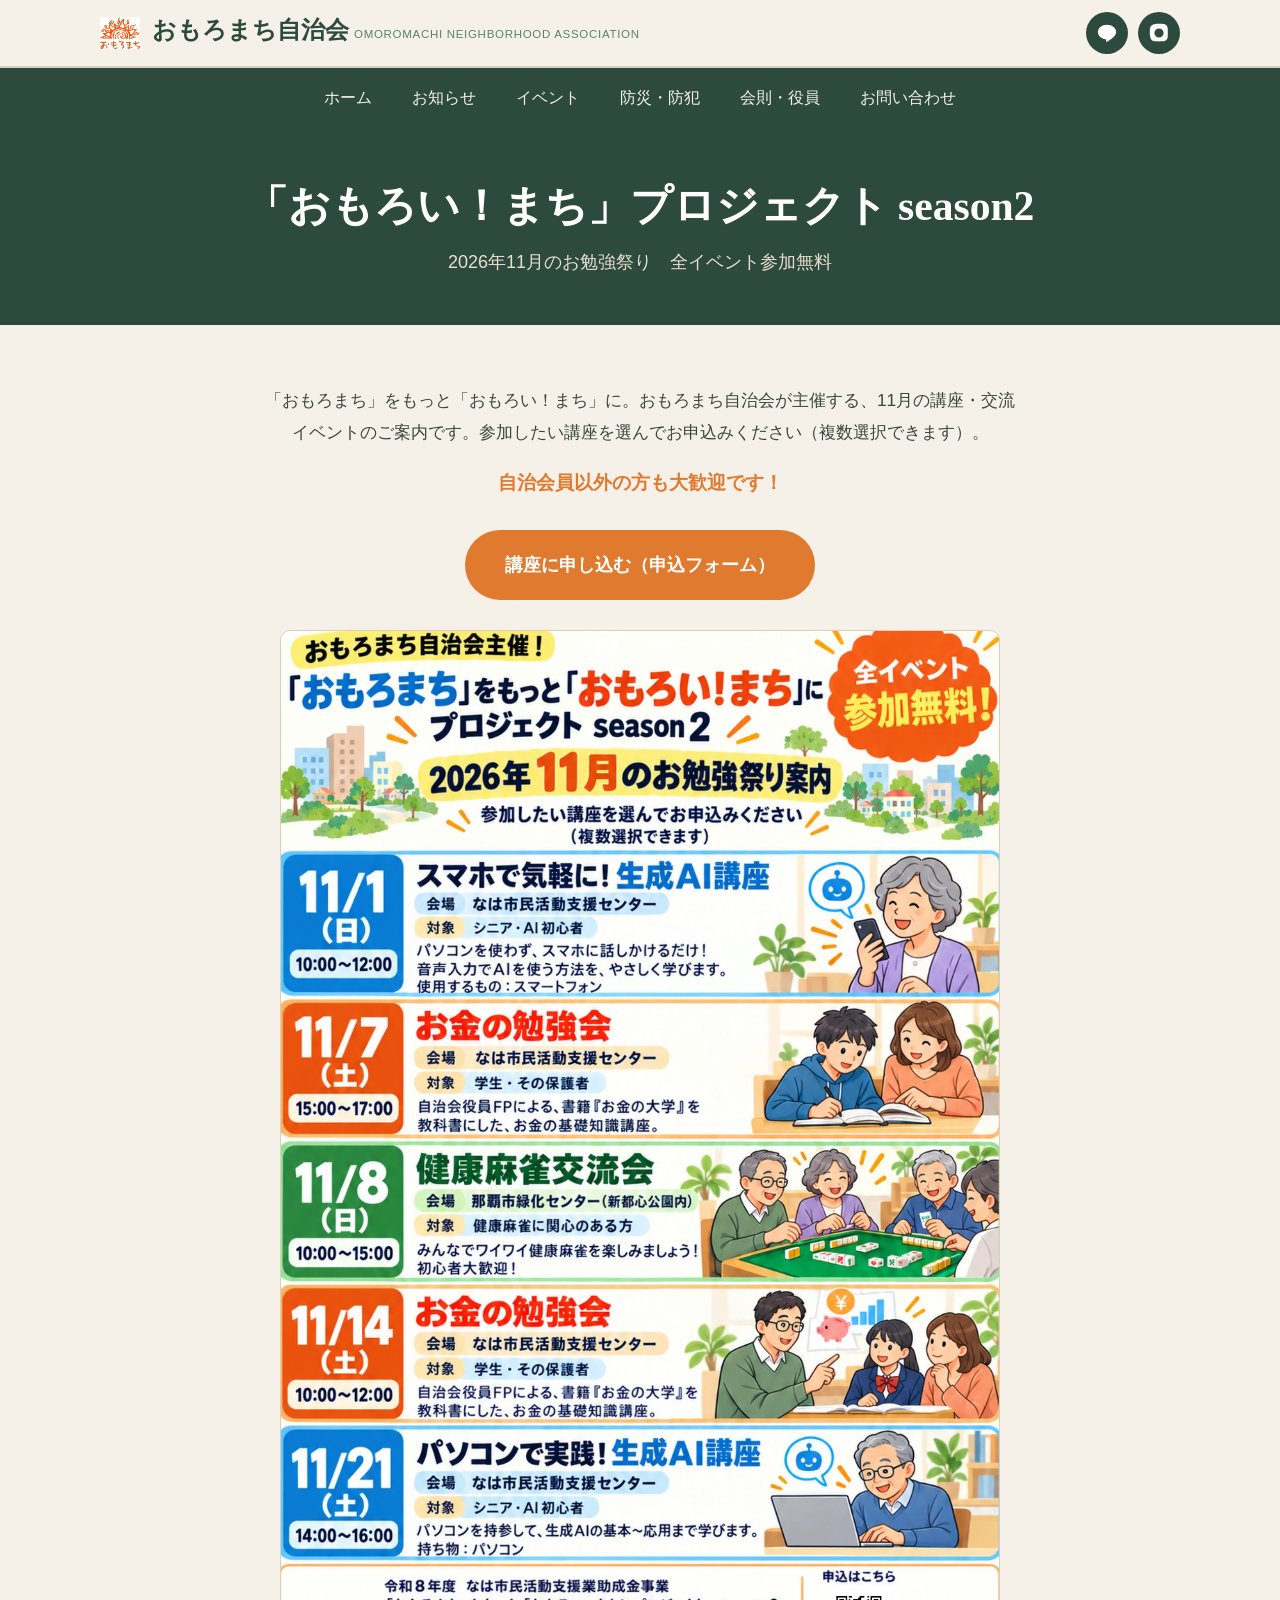
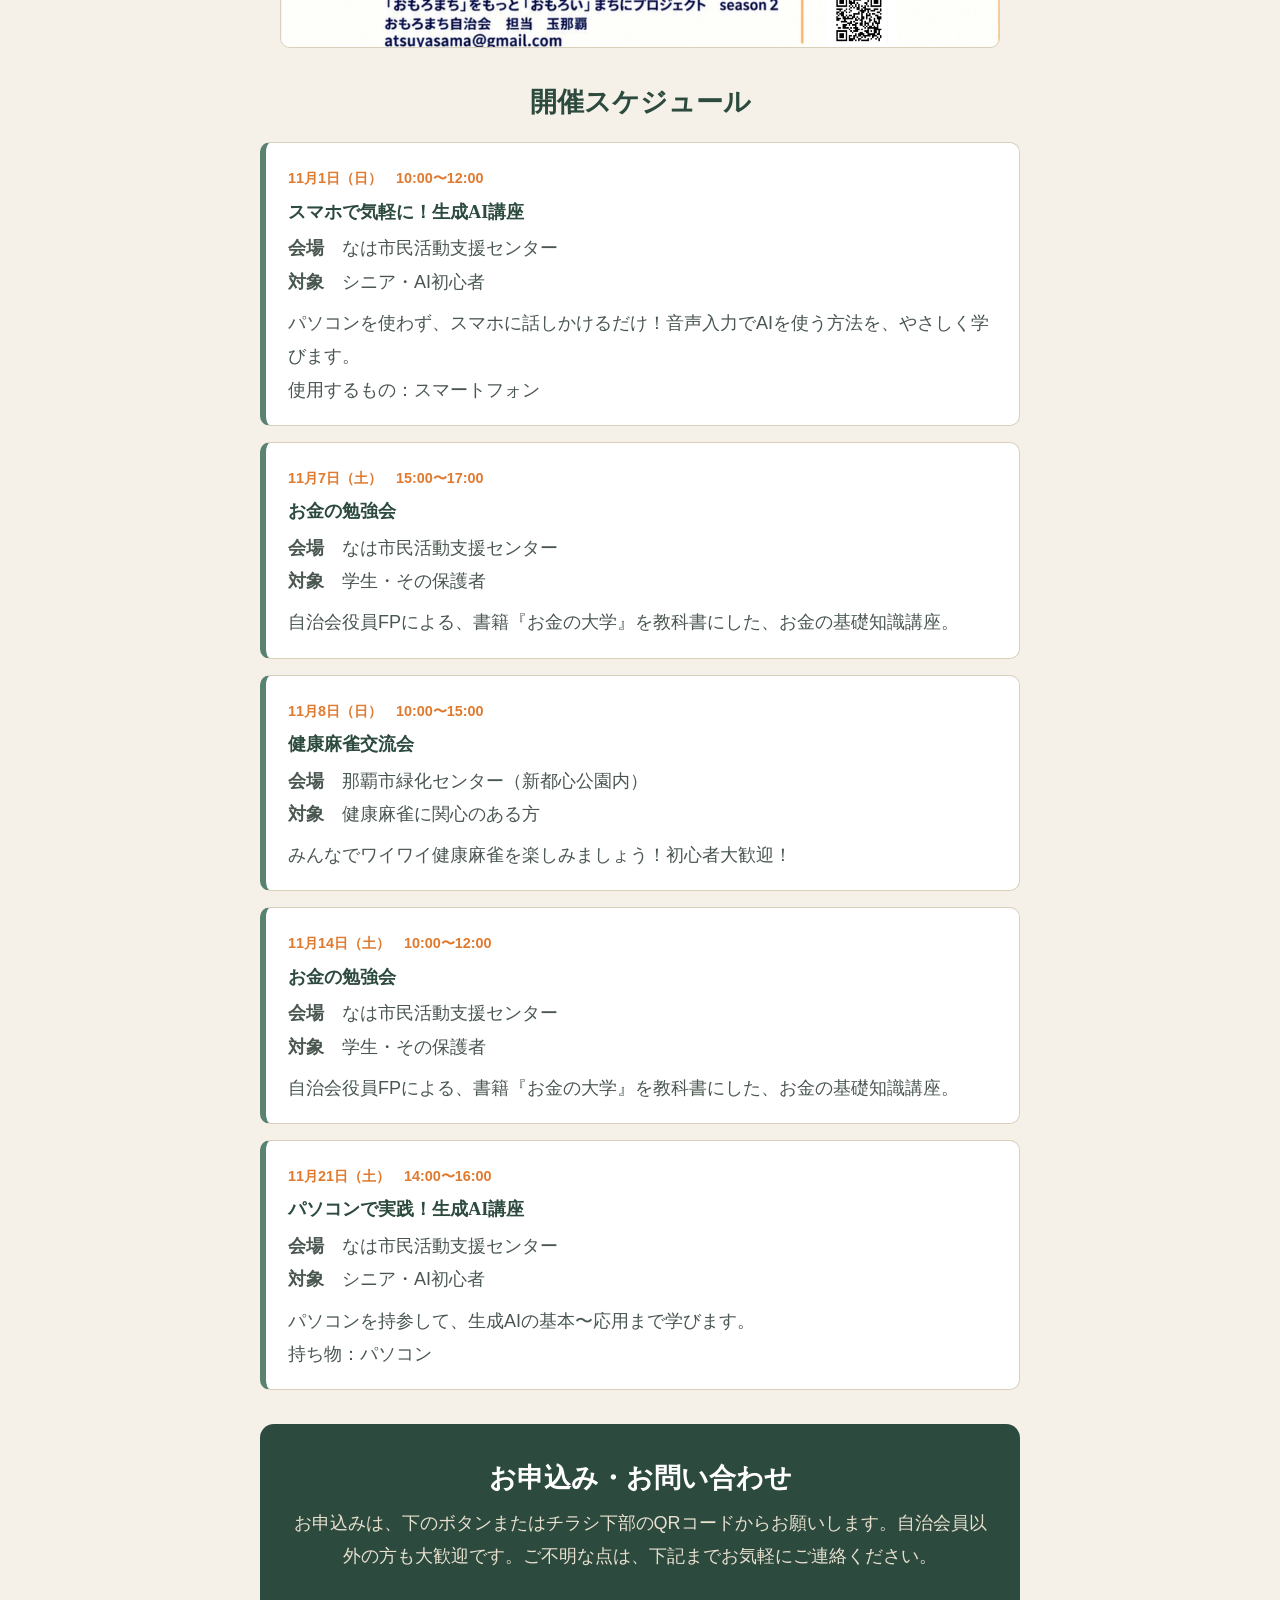
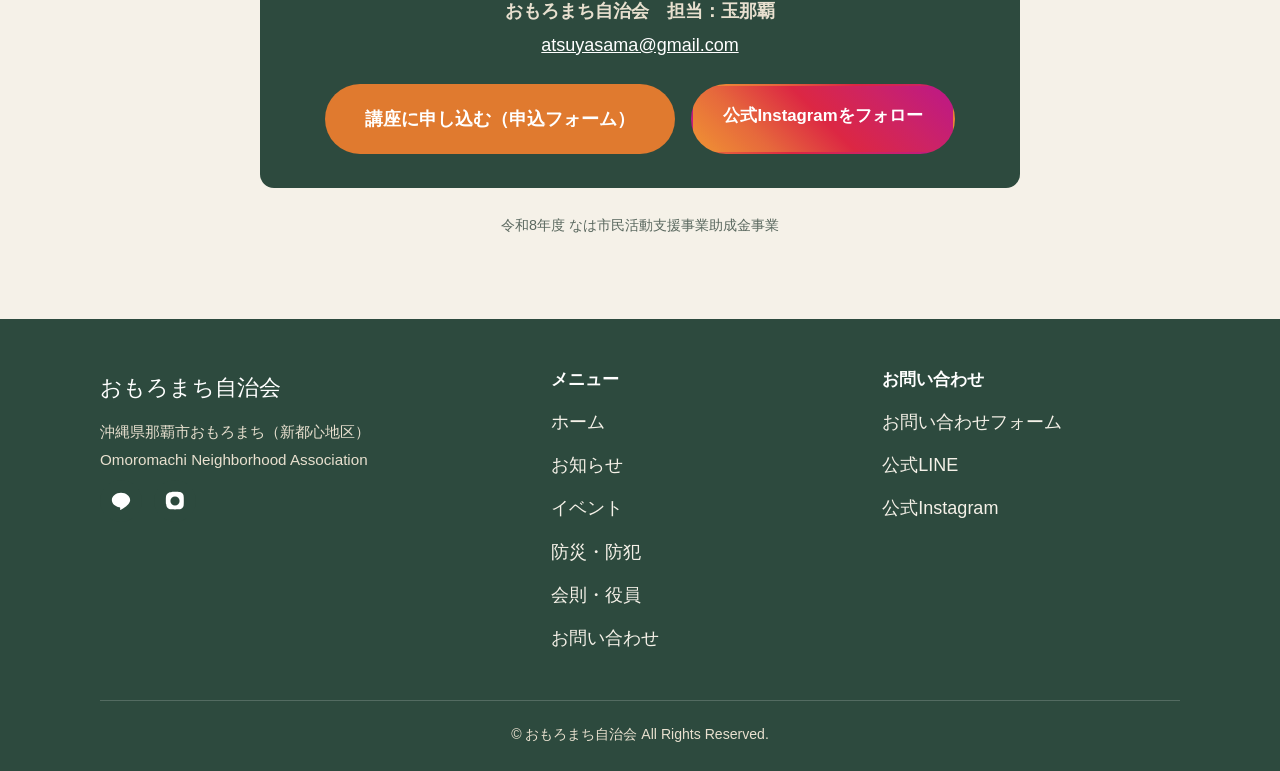
<file: season2.html>
<!DOCTYPE html>
<html lang="ja">
<head>
<meta charset="UTF-8">
<meta name="viewport" content="width=device-width, initial-scale=1.0">
<title>「おもろい！まち」プロジェクト season2｜おもろまち自治会</title>
  <link rel="icon" type="image/jpeg" href="images/logo.jpg">
<meta name="description" content="おもろまち自治会主催「おもろい！まち」プロジェクト season2。2026年11月の生成AI講座・お金の勉強会・健康麻雀交流会のご案内（全イベント参加無料）。">
<link rel="canonical" href="https://omoromachi.org/season2.html">
<meta property="og:type" content="website">
<meta property="og:site_name" content="おもろまち自治会">
<meta property="og:title" content="「おもろい！まち」プロジェクト season2｜おもろまち自治会">
<meta property="og:description" content="おもろまち自治会主催。2026年11月の生成AI講座・お金の勉強会・健康麻雀交流会（全イベント参加無料）">
<meta property="og:url" content="https://omoromachi.org/season2.html">
<meta property="og:image" content="https://omoromachi.org/images/season2-2026-11.webp">
<link rel="stylesheet" href="css/style.css">
</head>
<body>

<!-- ===== 共通ヘッダー ===== -->
<header class="site-header">
  <div class="header-inner">
    <a class="brand" href="index.html">
      <img src="images/logo.jpg" alt="おもろまち自治会 ロゴ" class="logo-img" width="40" height="40">
      <span class="brand-text">
        <span class="brand-title">おもろまち自治会</span>
        <span class="brand-sub">Omoromachi Neighborhood Association</span>
      </span>
    </a>
    <div class="header-sns">
      <a class="sns-btn" href="https://page.line.me/620akybx?openQrModal=true" target="_blank" rel="noopener" aria-label="公式LINE">
        <svg viewBox="0 0 24 24" aria-hidden="true"><path d="M12 3C6.5 3 2 6.6 2 11c0 3.9 3.5 7.2 8.3 7.9.3.1.7.2.8.5.1.3.1.7 0 .9l-.1.8c0 .3-.2 1 .9.5s5.7-3.4 7.8-5.8C21 14.5 22 12.8 22 11c0-4.4-4.5-8-10-8z" fill="#fff"/></svg>
      </a>
      <a class="sns-btn" href="https://www.instagram.com/omoromachijichikai/" target="_blank" rel="noopener" aria-label="公式Instagram">
        <svg viewBox="0 0 24 24" aria-hidden="true"><path d="M12 2c2.7 0 3 0 4.1.1 1 0 1.7.2 2.3.4.6.3 1.1.6 1.6 1.1.5.5.8 1 1.1 1.6.2.6.4 1.3.4 2.3.1 1.1.1 1.4.1 4.1s0 3-.1 4.1c0 1-.2 1.7-.4 2.3-.3.6-.6 1.1-1.1 1.6-.5.5-1 .8-1.6 1.1-.6.2-1.3.4-2.3.4-1.1.1-1.4.1-4.1.1s-3 0-4.1-.1c-1 0-1.7-.2-2.3-.4-.6-.3-1.1-.6-1.6-1.1-.5-.5-.8-1-1.1-1.6-.2-.6-.4-1.3-.4-2.3C2 15 2 14.7 2 12s0-3 .1-4.1c0-1 .2-1.7.4-2.3.3-.6.6-1.1 1.1-1.6.5-.5 1-.8 1.6-1.1.6-.2 1.3-.4 2.3-.4C9 2 9.3 2 12 2zm0 5a5 5 0 100 10 5 5 0 000-10z" fill="#fff"/></svg>
      </a>
    </div>
    <button class="nav-toggle" aria-label="メニューを開く" aria-expanded="false" aria-controls="mainnav">
      <span></span><span></span><span></span>
    </button>
  </div>
</header>

<nav class="site-nav" id="mainnav">
  <ul class="nav-list">
    <li><a href="index.html">ホーム</a></li>
    <li><a href="news.html">お知らせ</a></li>
    <li><a href="event.html">イベント</a></li>
    <li><a href="bousai.html">防災・防犯</a></li>
    <li><a href="about.html">会則・役員</a></li>
    <li><a href="contact.html">お問い合わせ</a></li>
  </ul>
</nav>

<section class="page-hero">
  <h1 class="mincho">「おもろい！まち」プロジェクト season2</h1>
  <p>2026年11月のお勉強祭り　全イベント参加無料</p>
</section>

<section class="section">
  <div class="container">
    <p class="lead">「おもろまち」をもっと「おもろい！まち」に。おもろまち自治会が主催する、11月の講座・交流イベントのご案内です。参加したい講座を選んでお申込みください（複数選択できます）。</p>
    <p class="lead" style="margin-top:-14px"><strong style="color:var(--accent-orange);font-size:1.2rem">自治会員以外の方も大歓迎です！</strong></p>
    <p style="text-align:center;margin:0 0 30px"><a class="btn btn-accent" href="https://forms.gle/PxTwZYHCpVuP2q4YA" target="_blank" rel="noopener" style="font-size:1.15rem;padding:16px 38px">講座に申し込む（申込フォーム）</a></p>

    <div style="max-width:720px;margin:0 auto 34px">
      <img src="images/season2-2026-11.webp" alt="「おもろまち」をもっと「おもろい！まち」にプロジェクト season2 2026年11月のお勉強祭り案内チラシ" style="display:block;width:100%;height:auto;border-radius:10px;border:1px solid var(--border-soft)">
    </div>

    <h2 class="mincho" style="text-align:center;margin:0 0 20px">開催スケジュール</h2>
    <ul class="info-list" style="max-width:760px;margin:0 auto">
      <li>
        <span class="info-date">11月1日（日）　10:00〜12:00</span>
        <h3>スマホで気軽に！生成AI講座</h3>
        <div class="info-body">
          <p><strong>会場</strong>　なは市民活動支援センター<br><strong>対象</strong>　シニア・AI初心者</p>
          <p>パソコンを使わず、スマホに話しかけるだけ！音声入力でAIを使う方法を、やさしく学びます。<br>使用するもの：スマートフォン</p>
        </div>
      </li>
      <li>
        <span class="info-date">11月7日（土）　15:00〜17:00</span>
        <h3>お金の勉強会</h3>
        <div class="info-body">
          <p><strong>会場</strong>　なは市民活動支援センター<br><strong>対象</strong>　学生・その保護者</p>
          <p>自治会役員FPによる、書籍『お金の大学』を教科書にした、お金の基礎知識講座。</p>
        </div>
      </li>
      <li>
        <span class="info-date">11月8日（日）　10:00〜15:00</span>
        <h3>健康麻雀交流会</h3>
        <div class="info-body">
          <p><strong>会場</strong>　那覇市緑化センター（新都心公園内）<br><strong>対象</strong>　健康麻雀に関心のある方</p>
          <p>みんなでワイワイ健康麻雀を楽しみましょう！初心者大歓迎！</p>
        </div>
      </li>
      <li>
        <span class="info-date">11月14日（土）　10:00〜12:00</span>
        <h3>お金の勉強会</h3>
        <div class="info-body">
          <p><strong>会場</strong>　なは市民活動支援センター<br><strong>対象</strong>　学生・その保護者</p>
          <p>自治会役員FPによる、書籍『お金の大学』を教科書にした、お金の基礎知識講座。</p>
        </div>
      </li>
      <li>
        <span class="info-date">11月21日（土）　14:00〜16:00</span>
        <h3>パソコンで実践！生成AI講座</h3>
        <div class="info-body">
          <p><strong>会場</strong>　なは市民活動支援センター<br><strong>対象</strong>　シニア・AI初心者</p>
          <p>パソコンを持参して、生成AIの基本〜応用まで学びます。<br>持ち物：パソコン</p>
        </div>
      </li>
    </ul>

    <div class="sns-banner" style="max-width:760px;margin:34px auto 0">
      <h2>お申込み・お問い合わせ</h2>
      <p>お申込みは、下のボタンまたはチラシ下部のQRコードからお願いします。自治会員以外の方も大歓迎です。ご不明な点は、下記までお気軽にご連絡ください。</p>
      <p><strong>おもろまち自治会　担当：玉那覇</strong><br><a href="mailto:atsuyasama@gmail.com" style="color:#fff;text-decoration:underline">atsuyasama@gmail.com</a></p>
      <div class="sns-banner-btns">
        <a class="btn btn-accent" href="https://forms.gle/PxTwZYHCpVuP2q4YA" target="_blank" rel="noopener" style="font-size:1.15rem;padding:16px 38px;margin-bottom:0">講座に申し込む（申込フォーム）</a>
        <a class="btn sns-insta" href="https://www.instagram.com/omoromachijichikai/" target="_blank" rel="noopener">公式Instagramをフォロー</a>
      </div>
    </div>

    <p style="max-width:760px;margin:24px auto 0;font-size:.9rem;color:#5a685f;text-align:center">令和8年度 なは市民活動支援事業助成金事業</p>
  </div>
</section>

<!-- ===== 共通フッター ===== -->
<footer class="site-footer">
  <div class="container">
    <div class="footer-grid">
      <div class="footer-brand">
        <span class="brand-title">おもろまち自治会</span>
        <p>沖縄県那覇市おもろまち（新都心地区）<br>Omoromachi Neighborhood Association</p>
        <div class="footer-sns">
          <a class="sns-btn" href="https://page.line.me/620akybx?openQrModal=true" target="_blank" rel="noopener" aria-label="公式LINE">
            <svg viewBox="0 0 24 24" aria-hidden="true"><path d="M12 3C6.5 3 2 6.6 2 11c0 3.9 3.5 7.2 8.3 7.9.3.1.7.2.8.5.1.3.1.7 0 .9l-.1.8c0 .3-.2 1 .9.5s5.7-3.4 7.8-5.8C21 14.5 22 12.8 22 11c0-4.4-4.5-8-10-8z" fill="#fff"/></svg>
          </a>
          <a class="sns-btn" href="https://www.instagram.com/omoromachijichikai/" target="_blank" rel="noopener" aria-label="公式Instagram">
            <svg viewBox="0 0 24 24" aria-hidden="true"><path d="M12 2c2.7 0 3 0 4.1.1 1 0 1.7.2 2.3.4.6.3 1.1.6 1.6 1.1.5.5.8 1 1.1 1.6.2.6.4 1.3.4 2.3.1 1.1.1 1.4.1 4.1s0 3-.1 4.1c0 1-.2 1.7-.4 2.3-.3.6-.6 1.1-1.1 1.6-.5.5-1 .8-1.6 1.1-.6.2-1.3.4-2.3.4-1.1.1-1.4.1-4.1.1s-3 0-4.1-.1c-1 0-1.7-.2-2.3-.4-.6-.3-1.1-.6-1.6-1.1-.5-.5-.8-1-1.1-1.6-.2-.6-.4-1.3-.4-2.3C2 15 2 14.7 2 12s0-3 .1-4.1c0-1 .2-1.7.4-2.3.3-.6.6-1.1 1.1-1.6.5-.5 1-.8 1.6-1.1.6-.2 1.3-.4 2.3-.4C9 2 9.3 2 12 2zm0 5a5 5 0 100 10 5 5 0 000-10z" fill="#fff"/></svg>
          </a>
        </div>
      </div>
      <div class="footer-col">
        <h3>メニュー</h3>
        <ul>
          <li><a href="index.html">ホーム</a></li>
          <li><a href="news.html">お知らせ</a></li>
          <li><a href="event.html">イベント</a></li>
          <li><a href="bousai.html">防災・防犯</a></li>
          <li><a href="about.html">会則・役員</a></li>
          <li><a href="contact.html">お問い合わせ</a></li>
        </ul>
      </div>
      <div class="footer-col">
        <h3>お問い合わせ</h3>
        <ul>
          <li><a href="contact.html">お問い合わせフォーム</a></li>
          <li><a href="https://page.line.me/620akybx?openQrModal=true" target="_blank" rel="noopener">公式LINE</a></li>
          <li><a href="https://www.instagram.com/omoromachijichikai/" target="_blank" rel="noopener">公式Instagram</a></li>
        </ul>
      </div>
    </div>
    <div class="footer-bottom">
      &copy; おもろまち自治会 All Rights Reserved.
    </div>
  </div>
</footer>

<script src="js/main.js"></script>
</body>
</html>
</file>
<file: css/style.css>
/* =========================================================
   おもろまち自治会 公式サイト 共通スタイル
   配色: 深緑 #2d4a3e / アイボリー #f5f1e8 / アクセント黄・橙
   ========================================================= */

:root {
  --green-deep: #2d4a3e;
  --green-mid: #3d6152;
  --green-light: #5a8271;
  --cream: #f5f1e8;
  --cream-dark: #e8e0cf;
  --accent-yellow: #f2b705;
  --accent-orange: #e07a2f;
  --text-main: #23332c;
  --text-inverse: #ffffff;
  --border-soft: #d8d0bd;
  --shadow: 0 4px 18px rgba(45, 74, 62, 0.12);

  /* 高齢者にも読みやすいよう、やや大きめの基準文字サイズ */
  --fs-base: 18px;
  --maxw: 1120px;
  --radius: 14px;
}

* { box-sizing: border-box; }

html { scroll-behavior: smooth; }

body {
  margin: 0;
  font-family: "Hiragino Kaku Gothic ProN", "Yu Gothic", "Meiryo", "Segoe UI", sans-serif;
  font-size: var(--fs-base);
  line-height: 1.85;
  color: var(--text-main);
  background: var(--cream);
  -webkit-text-size-adjust: 100%;
}

/* 見出しは明朝系 */
h1, h2, h3, .mincho {
  font-family: "Hiragino Mincho ProN", "Yu Mincho", "YuMincho", "Noto Serif JP", serif;
  font-weight: 600;
  color: var(--green-deep);
  line-height: 1.5;
}

a { color: var(--green-mid); }

img { max-width: 100%; display: block; }

.container {
  width: 100%;
  max-width: var(--maxw);
  margin: 0 auto;
  padding: 0 20px;
}

.visually-hidden {
  position: absolute; width: 1px; height: 1px;
  padding: 0; margin: -1px; overflow: hidden;
  clip: rect(0 0 0 0); white-space: nowrap; border: 0;
}

/* ========== ヘッダー ========== */
.site-header {
  background: var(--cream);
  border-bottom: 2px solid var(--border-soft);
  position: sticky;
  top: 0;
  z-index: 50;
}
.header-inner {
  display: flex;
  align-items: center;
  justify-content: space-between;
  gap: 16px;
  padding: 12px 20px;
  max-width: var(--maxw);
  margin: 0 auto;
}
.brand {
  display: flex;
  align-items: center;
  gap: 12px;
  text-decoration: none;
}
.brand .logo-leaf { flex: none; }
.brand .logo-img { flex: none; width: 40px; height: 40px; object-fit: contain; }
.brand-text .brand-title {
  font-family: "Hiragino Mincho ProN", "Yu Mincho", serif;
  font-size: 1.5rem;
  font-weight: 700;
  color: var(--green-deep);
  line-height: 1.2;
}
.brand-text .brand-sub {
  font-size: 0.72rem;
  letter-spacing: 0.06em;
  color: var(--green-light);
  text-transform: uppercase;
}

.header-sns {
  display: flex;
  align-items: center;
  gap: 10px;
}
.sns-btn {
  width: 42px; height: 42px;
  border-radius: 50%;
  display: inline-flex;
  align-items: center;
  justify-content: center;
  background: var(--green-deep);
  color: #fff;
  text-decoration: none;
  transition: transform .15s ease, background .15s ease;
}
.sns-btn:hover { transform: translateY(-2px); background: var(--green-mid); }
.sns-btn svg { width: 22px; height: 22px; fill: #fff; }

/* ハンバーガー */
.nav-toggle {
  display: none;
  background: none;
  border: 2px solid var(--green-deep);
  border-radius: 8px;
  width: 46px; height: 42px;
  cursor: pointer;
  padding: 0;
}
.nav-toggle span {
  display: block;
  width: 22px; height: 2px;
  margin: 4px auto;
  background: var(--green-deep);
  transition: .25s;
}

/* ========== ナビ ========== */
.site-nav {
  background: var(--green-deep);
}
.nav-list {
  list-style: none;
  margin: 0; padding: 0;
  display: flex;
  flex-wrap: wrap;
  justify-content: center;
  max-width: var(--maxw);
  margin: 0 auto;
}
.nav-list a {
  display: block;
  padding: 14px 20px;
  color: var(--cream);
  text-decoration: none;
  font-size: 1.02rem;
  border-bottom: 3px solid transparent;
  transition: background .15s, border-color .15s;
}
.nav-list a:hover { background: var(--green-mid); }
.nav-list a.current {
  border-bottom-color: var(--accent-yellow);
  color: #fff;
  font-weight: 700;
}

/* ========== ヒーロー ========== */
.hero {
  position: relative;
  padding: 0;
}
.hero-photos {
  display: grid;
  grid-template-columns: 1fr 1fr 1fr;
  min-height: 340px;
}
.hero-photos .ph { min-height: 340px; overflow: hidden; background: linear-gradient(135deg, #6a8f7c, #3d6152); }
.hero-photos .ph img {
  width: 100%;
  height: 100%;
  object-fit: cover;
  display: block;
}

.hero-overlay {
  position: absolute;
  inset: 0;
  display: flex;
  flex-direction: column;
  align-items: center;
  justify-content: center;
  text-align: center;
  padding: 24px;
  background: rgba(20, 35, 28, 0.42);
}
.hero-overlay h1 {
  color: #fff;
  font-size: clamp(1.9rem, 5vw, 3.2rem);
  margin: 0 0 14px;
  text-shadow: 0 2px 12px rgba(0,0,0,.4);
}
.hero-overlay p {
  color: #fdfbf5;
  font-size: clamp(1rem, 2.4vw, 1.25rem);
  margin: 0 0 8px;
  text-shadow: 0 1px 8px rgba(0,0,0,.4);
}
.hero-btns {
  margin-top: 22px;
  display: flex;
  gap: 14px;
  flex-wrap: wrap;
  justify-content: center;
}

/* ========== ボタン ========== */
.btn {
  display: inline-block;
  padding: 14px 30px;
  border-radius: 999px;
  font-size: 1.05rem;
  font-weight: 700;
  text-decoration: none;
  cursor: pointer;
  border: 2px solid transparent;
  transition: transform .15s ease, box-shadow .15s ease;
}
.btn:hover { transform: translateY(-2px); box-shadow: var(--shadow); }
.btn-primary { background: var(--green-deep); color: #fff; }
.btn-cream { background: var(--cream); color: var(--green-deep); border-color: var(--cream-dark); }
.btn-accent { background: var(--accent-orange); color: #fff; }

/* ========== セクション ========== */
.section { padding: 60px 0; }
.section.alt { background: #fff; }

.section-head {
  text-align: center;
  margin-bottom: 40px;
}
.section-head h2 {
  font-size: clamp(1.6rem, 3.5vw, 2.2rem);
  margin: 0;
  display: inline-flex;
  align-items: center;
  gap: 14px;
}
.section-head .leaf-deco { flex: none; opacity: .85; }
.section-head p {
  margin: 10px 0 0;
  color: var(--green-light);
  font-size: 1rem;
}

/* ========== カードグリッド ========== */
.card-grid {
  display: grid;
  grid-template-columns: repeat(3, 1fr);
  gap: 26px;
}
.card {
  background: #fff;
  border: 1px solid var(--border-soft);
  border-radius: var(--radius);
  overflow: hidden;
  box-shadow: var(--shadow);
  display: flex;
  flex-direction: column;
  transition: transform .15s ease;
}
.card:hover { transform: translateY(-4px); }
.card-thumb {
  height: 160px;
  background: linear-gradient(135deg, var(--green-light), var(--green-deep));
  display: flex; align-items: center; justify-content: center;
  overflow: hidden;
}
.card-thumb.thumb-event { background: linear-gradient(135deg, var(--accent-yellow), var(--accent-orange)); }
.card-thumb svg { width: 54px; height: 54px; opacity: .9; }
.card-thumb img {
  width: 100%;
  height: 100%;
  object-fit: cover;
  display: block;
}
.card-body { padding: 18px 20px 22px; flex: 1; display: flex; flex-direction: column; }
.card-date {
  font-size: 0.85rem;
  color: var(--accent-orange);
  font-weight: 700;
  letter-spacing: .04em;
}
.card-body h3 { margin: 6px 0 8px; font-size: 1.2rem; }
.card-body p { margin: 0; font-size: 0.96rem; color: #4a5750; }
.card-more { margin-top: auto; }

/* ========== SNS 誘導バナー ========== */
.sns-banner {
  background: var(--green-deep);
  color: #fff;
  border-radius: var(--radius);
  padding: 34px 28px;
  text-align: center;
}
.sns-banner h2 { color: #fff; margin: 0 0 8px; }
.sns-banner p { margin: 0 0 22px; color: var(--cream-dark); }
.sns-banner-btns { display: flex; gap: 16px; justify-content: center; flex-wrap: wrap; }
.sns-line { background: #06c755; color: #fff; }
.sns-insta { background: linear-gradient(45deg,#f09433,#e6683c,#dc2743,#cc2366,#bc1888); color:#fff; }

/* ========== 汎用リスト（お知らせ/防災） ========== */
.info-list { list-style: none; margin: 0; padding: 0; }
.info-list li {
  background: #fff;
  border: 1px solid var(--border-soft);
  border-left: 6px solid var(--green-light);
  border-radius: 10px;
  padding: 18px 22px;
  margin-bottom: 16px;
}
.info-list .info-date { color: var(--accent-orange); font-weight: 700; font-size: .9rem; }
.info-list h3 { margin: 4px 0 6px; font-size: 1.15rem; }
.info-list p { margin: 0; color: #4a5750; }
.info-list .info-body { color: #4a5750; }
.info-list .info-body p { margin: 0 0 8px; }
.info-list .info-body p:last-child { margin-bottom: 0; }
.info-list .info-body a { color: var(--green-deep, #2d4a3e); text-decoration: underline; word-break: break-all; }
.info-thumb { margin: 0 0 12px; border-radius: 8px; overflow: hidden; max-width: 320px; }
.info-thumb img { width: 100%; height: auto; display: block; }

/* microCMS 読み込み中・データなし・エラー表示（お知らせ/イベント） */
.card-grid.is-message,
.info-list.is-message {
  display: block;
  color: #5a685f;
  background: #fff;
  border: 1px dashed var(--border-soft);
  border-radius: 10px;
  padding: 20px 22px;
  text-align: center;
}

/* データテーブル / 定義リスト */
.def-table {
  width: 100%;
  border-collapse: collapse;
  background: #fff;
  border-radius: var(--radius);
  overflow: hidden;
  box-shadow: var(--shadow);
}
.def-table th, .def-table td {
  text-align: left;
  padding: 16px 20px;
  border-bottom: 1px solid var(--border-soft);
  vertical-align: top;
}
.def-table th {
  background: var(--cream-dark);
  color: var(--green-deep);
  width: 32%;
  font-family: "Hiragino Mincho ProN","Yu Mincho",serif;
}
.def-table tr:last-child th, .def-table tr:last-child td { border-bottom: none; }

/* ========== 会則（条文アコーディオン） ========== */
.bylaws-block { max-width: 820px; margin: 0 auto 40px; }
.bylaws-block:last-child { margin-bottom: 0; }
.bylaws-title {
  font-family: "Hiragino Mincho ProN","Yu Mincho",serif;
  color: var(--green-deep);
  font-size: 1.3rem;
  margin: 0 0 18px;
  text-align: center;
}
.bylaws-article {
  background: #fff;
  border: 1px solid var(--border-soft);
  border-radius: 10px;
  margin-bottom: 10px;
  box-shadow: var(--shadow);
  overflow: hidden;
}
.bylaws-article summary {
  cursor: pointer;
  list-style: none;
  padding: 14px 20px;
  font-weight: 700;
  color: var(--green-deep);
  background: var(--cream-dark);
  display: flex;
  align-items: center;
  gap: 8px;
}
.bylaws-article summary::-webkit-details-marker { display: none; }
.bylaws-article summary::before {
  content: "+";
  font-weight: 700;
  color: var(--accent-orange);
  flex: none;
}
.bylaws-article[open] summary::before { content: "－"; }
.bylaws-article-body {
  padding: 16px 20px 20px;
  color: var(--text-main);
  line-height: 1.9;
  white-space: pre-line;
}
.bylaws-supplement {
  background: #fff;
  border: 1px solid var(--border-soft);
  border-radius: 10px;
  box-shadow: var(--shadow);
  padding: 20px 22px;
  line-height: 1.9;
  white-space: pre-line;
  color: var(--text-main);
}
.bylaws-supplement h4 {
  margin: 0 0 10px;
  color: var(--green-deep);
  font-family: "Hiragino Mincho ProN","Yu Mincho",serif;
}
.bylaws-revisions {
  margin-top: 14px;
  padding-top: 14px;
  border-top: 1px dashed var(--border-soft);
  font-size: .92rem;
  color: #5a685f;
}

/* プレースホルダー注記 */
.placeholder-note {
  background: #fff6e0;
  border: 1px dashed var(--accent-orange);
  border-radius: 10px;
  padding: 16px 20px;
  color: #7a5a20;
  margin: 20px 0;
}

/* ========== フォーム ========== */
.form-card {
  background: #fff;
  border: 1px solid var(--border-soft);
  border-radius: var(--radius);
  box-shadow: var(--shadow);
  padding: 30px;
  max-width: 680px;
  margin: 0 auto;
}
.form-field { margin-bottom: 22px; }
.form-field label {
  display: block;
  font-weight: 700;
  margin-bottom: 8px;
  color: var(--green-deep);
}
.form-field .req { color: var(--accent-orange); font-size: .85rem; margin-left: 6px; }
.form-field input,
.form-field textarea {
  width: 100%;
  padding: 14px 16px;
  font-size: 1.02rem;
  font-family: inherit;
  border: 2px solid var(--border-soft);
  border-radius: 10px;
  background: #fdfcf8;
  color: var(--text-main);
}
.form-field input:focus,
.form-field textarea:focus {
  outline: none;
  border-color: var(--green-light);
  box-shadow: 0 0 0 3px rgba(90,130,113,.25);
}
.form-field textarea { min-height: 150px; resize: vertical; }

/* ページ見出しバンド */
.page-hero {
  background: var(--green-deep);
  color: #fff;
  text-align: center;
  padding: 46px 20px;
}
.page-hero h1 { color: #fff; margin: 0 0 8px; font-size: clamp(1.7rem, 4vw, 2.6rem); }
.page-hero p { margin: 0; color: var(--cream-dark); }

/* パンくず的リード */
.lead { font-size: 1.08rem; color: #3a4740; max-width: 760px; margin: 0 auto 30px; text-align: center; }

/* 概要2カラム */
.about-cols {
  display: grid;
  grid-template-columns: 1.2fr 1fr;
  gap: 34px;
  align-items: center;
}
.about-visual {
  min-height: 260px;
  border-radius: var(--radius);
  background: linear-gradient(135deg, #6a8f7c, #2d4a3e);
  box-shadow: var(--shadow);
  overflow: hidden;
}
.about-visual img {
  width: 100%;
  height: 100%;
  min-height: 260px;
  object-fit: cover;
  display: block;
  border-radius: var(--radius);
}

/* ========== フッター ========== */
.site-footer {
  background: var(--green-deep);
  color: var(--cream);
  padding: 48px 0 24px;
  margin-top: 20px;
}
.footer-grid {
  display: grid;
  grid-template-columns: 1.4fr 1fr 1fr;
  gap: 34px;
}
.footer-brand .brand-title { color: #fff; font-family: "Hiragino Mincho ProN","Yu Mincho",serif; font-size: 1.4rem; }
.footer-brand p { color: var(--cream-dark); font-size: .95rem; margin: 10px 0 0; }
.footer-col h3 { color: #fff; font-size: 1.05rem; margin: 0 0 14px; }
.footer-col ul { list-style: none; margin: 0; padding: 0; }
.footer-col ul li { margin-bottom: 10px; }
.footer-col ul a { color: var(--cream); text-decoration: none; }
.footer-col ul a:hover { color: var(--accent-yellow); text-decoration: underline; }
.footer-sns { display: flex; gap: 12px; margin-top: 6px; }
.footer-bottom {
  text-align: center;
  border-top: 1px solid rgba(255,255,255,.18);
  margin-top: 34px;
  padding-top: 20px;
  color: var(--cream-dark);
  font-size: .88rem;
}

/* ========== レスポンシブ ========== */
@media (max-width: 860px) {
  .card-grid { grid-template-columns: repeat(2, 1fr); }
  .footer-grid { grid-template-columns: 1fr 1fr; }
  .about-cols { grid-template-columns: 1fr; }
  .hero-photos { grid-template-columns: 1fr; min-height: 300px; }
  .hero-photos .ph-2, .hero-photos .ph-3 { display: none; }

  .nav-toggle { display: block; }
  .site-nav .nav-list {
    display: none;
    flex-direction: column;
  }
  .site-nav.open .nav-list { display: flex; }
  .nav-list a { text-align: center; border-bottom: 1px solid rgba(255,255,255,.12); }
  .nav-list a.current { border-bottom-color: var(--accent-yellow); }
}

@media (max-width: 560px) {
  :root { --fs-base: 17px; }
  .card-grid { grid-template-columns: 1fr; }
  .footer-grid { grid-template-columns: 1fr; }
  .brand-text .brand-title { font-size: 1.2rem; }
  .brand-text .brand-sub { font-size: 0.62rem; }
  .section { padding: 44px 0; }
  .header-inner { padding: 10px 16px; }
}

/* お知らせ本文内のチラシ画像 */
.info-list .info-body img { display: block; width: 100%; max-width: 360px; height: auto; border-radius: 8px; margin: 0 0 12px; }
.card-thumb img { object-position: top; }

/* トップ「まちのニュース」の種別バッジ */
.card-kind { display: inline-block; align-self: flex-start; margin: 0 0 6px; padding: 2px 10px; border-radius: 999px; font-size: .78rem; font-weight: 700; color: #fff; background: var(--green-deep); }
.card-kind.is-event { background: var(--accent-orange); }

/* season2 告知バナー（トップ・イベント） */
.promo-banner { display: flex; align-items: stretch; gap: 0; max-width: 900px; margin: 0 auto; text-decoration: none; color: #3a2a14;
  background: linear-gradient(135deg, #fff6d9 0%, #ffe6c4 100%); border: 2px solid #f5b25a; border-radius: 16px; overflow: hidden;
  box-shadow: 0 4px 14px rgba(224,122,47,.18); transition: transform .15s, box-shadow .15s; }
.promo-banner:hover { transform: translateY(-2px); box-shadow: 0 8px 20px rgba(224,122,47,.28); }
.promo-img { flex: 0 0 56%; display: flex; align-items: center; background: #fffdf3; }
.promo-img img { display: block; width: 100%; height: auto; }
.promo-text { flex: 1; display: flex; flex-direction: column; justify-content: center; gap: 8px; padding: 18px 22px; text-align: left; }
.promo-title { font-size: 1.15rem; line-height: 1.4; color: #c2561a; }
.promo-sub { font-size: .98rem; line-height: 1.6; color: #4a3a22; }
.promo-btn { align-self: flex-start; margin-top: 4px; padding: 9px 20px; border-radius: 999px; background: var(--accent-orange); color: #fff; font-weight: 700; font-size: .98rem; }
@media (max-width: 640px) {
  .promo-banner { flex-direction: column; }
  .promo-img { flex-basis: auto; }
  .promo-text { padding: 16px 18px 20px; }
  .promo-title { font-size: 1.15rem; }
}

/* ヒーロー: 1枚背景（NAHAのモニュメントを中央に） */
.hero-photos.hero-single { grid-template-columns: 1fr; grid-template-rows: 100%; height: clamp(380px, 40vw, 600px); min-height: 0; }
.hero-photos.hero-single .ph { height: 100%; min-height: 0; }
.hero-photos.hero-single .ph img { width: 100%; height: 100%; object-fit: cover; object-position: 50% 59%; }
@media (max-width: 860px) {
  .hero-photos.hero-single { height: 360px; min-height: 0; }
}
</file>
